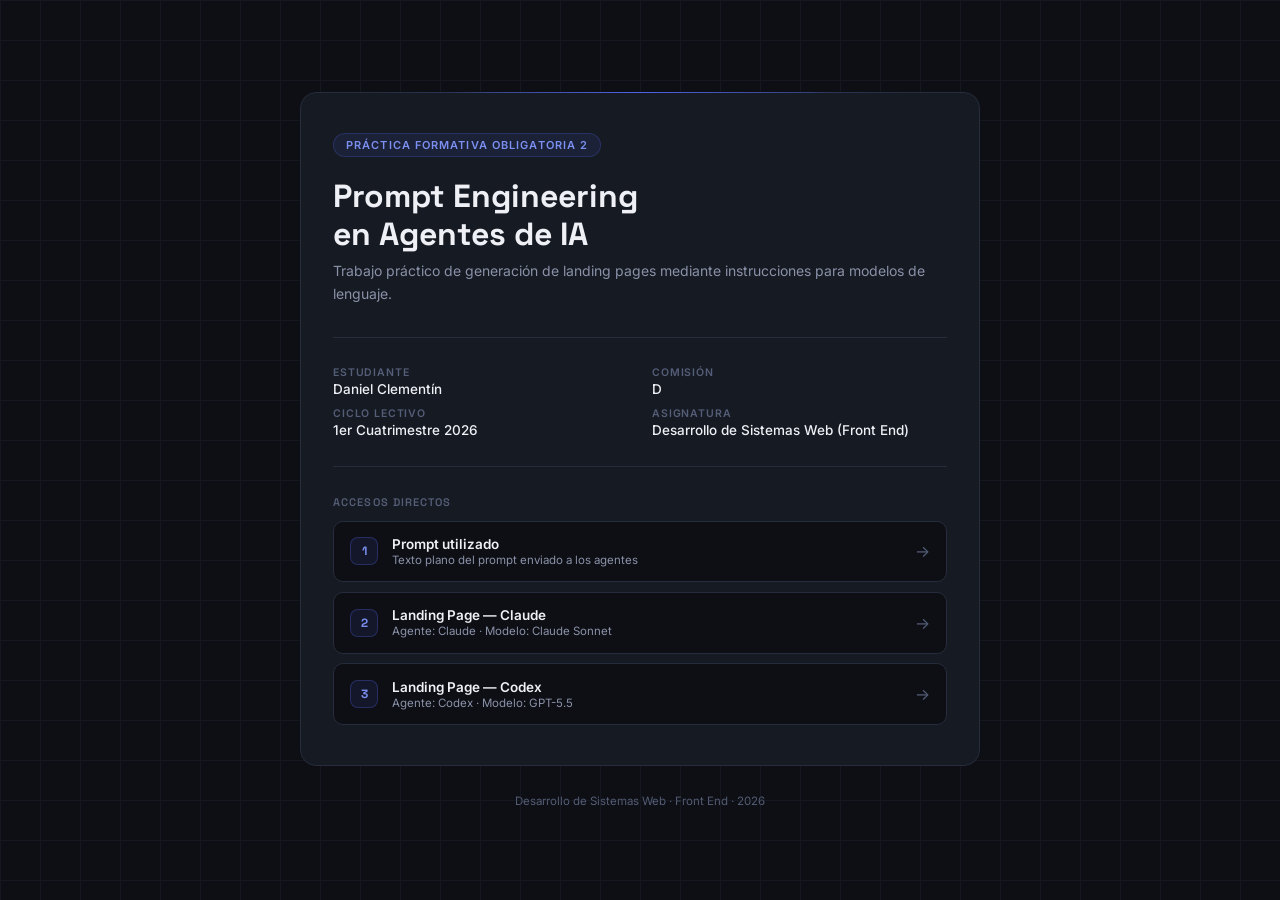
<file: index.html>
<!DOCTYPE html>
<html lang="es">
<head>
  <meta charset="UTF-8" />
  <meta name="viewport" content="width=device-width, initial-scale=1.0" />
  <title>PFO 2 — Prompt Engineering en Agentes de IA</title>
  <link rel="preconnect" href="https://fonts.googleapis.com" />
  <link href="https://fonts.googleapis.com/css2?family=Inter:wght@400;500;600&family=Space+Grotesk:wght@500;700&display=swap" rel="stylesheet" />
  <style>
    *, *::before, *::after { box-sizing: border-box; margin: 0; padding: 0; }

    :root {
      --bg: #0d0f14;
      --surface: #161a22;
      --surface-hover: #1e2330;
      --border: #252c3b;
      --border-accent: #3b4fd1;
      --text-primary: #eef0f6;
      --text-secondary: #8a91a8;
      --text-muted: #555e78;
      --accent: #4f63e8;
      --accent-light: #7b8ff0;
      --accent-glow: rgba(79, 99, 232, 0.15);
      --tag-bg: rgba(79, 99, 232, 0.1);
      --font-display: 'Space Grotesk', sans-serif;
      --font-body: 'Inter', sans-serif;
    }

    body {
      background-color: var(--bg);
      color: var(--text-primary);
      font-family: var(--font-body);
      min-height: 100vh;
      display: flex;
      flex-direction: column;
      align-items: center;
      justify-content: center;
      padding: 2.5rem 1.25rem;
    }

    /* faint grid background */
    body::before {
      content: '';
      position: fixed;
      inset: 0;
      background-image:
        linear-gradient(var(--border) 1px, transparent 1px),
        linear-gradient(90deg, var(--border) 1px, transparent 1px);
      background-size: 40px 40px;
      opacity: 0.35;
      pointer-events: none;
    }

    .card {
      position: relative;
      background: var(--surface);
      border: 1px solid var(--border);
      border-radius: 16px;
      padding: 2.5rem 2rem;
      width: 100%;
      max-width: 680px;
      z-index: 1;
    }

    /* subtle glow on top edge */
    .card::before {
      content: '';
      position: absolute;
      top: -1px; left: 10%; right: 10%;
      height: 1px;
      background: linear-gradient(90deg, transparent, var(--accent), transparent);
      border-radius: 100%;
    }

    /* ── header ── */
    .tag {
      display: inline-block;
      font-family: var(--font-body);
      font-size: 11px;
      font-weight: 600;
      letter-spacing: 0.1em;
      text-transform: uppercase;
      color: var(--accent-light);
      background: var(--tag-bg);
      border: 1px solid rgba(79, 99, 232, 0.25);
      border-radius: 99px;
      padding: 4px 12px;
      margin-bottom: 1.25rem;
    }

    h1 {
      font-family: var(--font-display);
      font-size: clamp(1.5rem, 4vw, 2rem);
      font-weight: 700;
      line-height: 1.2;
      color: var(--text-primary);
      margin-bottom: 0.4rem;
    }

    .subtitle {
      font-size: 0.875rem;
      color: var(--text-secondary);
      line-height: 1.6;
      margin-bottom: 2rem;
    }

    /* ── divider ── */
    .divider {
      height: 1px;
      background: var(--border);
      margin: 1.75rem 0;
    }

    /* ── metadata ── */
    .meta {
      display: grid;
      grid-template-columns: 1fr 1fr;
      gap: 0.6rem 1.5rem;
      margin-bottom: 0;
    }

    .meta-item {
      display: flex;
      flex-direction: column;
    }

    .meta-label {
      font-size: 10.5px;
      font-weight: 600;
      letter-spacing: 0.08em;
      text-transform: uppercase;
      color: var(--text-muted);
      margin-bottom: 2px;
    }

    .meta-value {
      font-size: 13.5px;
      font-weight: 500;
      color: var(--text-primary);
    }

    /* ── links section ── */
    .links-title {
      font-family: var(--font-display);
      font-size: 11px;
      font-weight: 600;
      letter-spacing: 0.1em;
      text-transform: uppercase;
      color: var(--text-muted);
      margin-bottom: 0.75rem;
    }

    .links-list {
      display: flex;
      flex-direction: column;
      gap: 0.6rem;
    }

    .link-item {
      display: flex;
      align-items: center;
      gap: 0.9rem;
      text-decoration: none;
      background: var(--bg);
      border: 1px solid var(--border);
      border-radius: 10px;
      padding: 0.9rem 1rem;
      transition: border-color 0.2s, background 0.2s, transform 0.15s;
    }

    .link-item:hover {
      border-color: var(--border-accent);
      background: var(--surface-hover);
      transform: translateX(3px);
    }

    .link-num {
      flex-shrink: 0;
      width: 28px;
      height: 28px;
      border-radius: 8px;
      background: var(--tag-bg);
      border: 1px solid rgba(79, 99, 232, 0.3);
      color: var(--accent-light);
      font-family: var(--font-display);
      font-size: 12px;
      font-weight: 700;
      display: flex;
      align-items: center;
      justify-content: center;
    }

    .link-body {
      flex: 1;
      min-width: 0;
    }

    .link-label {
      font-size: 13.5px;
      font-weight: 600;
      color: var(--text-primary);
      white-space: nowrap;
      overflow: hidden;
      text-overflow: ellipsis;
    }

    .link-sub {
      font-size: 11.5px;
      color: var(--text-secondary);
      margin-top: 1px;
    }

    .link-arrow {
      flex-shrink: 0;
      color: var(--text-muted);
      font-size: 16px;
      transition: color 0.2s, transform 0.2s;
    }

    .link-item:hover .link-arrow {
      color: var(--accent-light);
      transform: translateX(2px);
    }

    /* ── footer note ── */
    .footer-note {
      text-align: center;
      font-size: 11.5px;
      color: var(--text-muted);
      margin-top: 1.75rem;
    }

    @media (max-width: 480px) {
      .meta { grid-template-columns: 1fr; }
      .card { padding: 1.75rem 1.25rem; }
    }
  </style>
</head>
<body>
  <main class="card">

    <span class="tag">Práctica Formativa Obligatoria 2</span>
    <h1>Prompt Engineering<br>en Agentes de IA</h1>
    <p class="subtitle">Trabajo práctico de generación de landing pages mediante instrucciones para modelos de lenguaje.</p>

    <div class="divider"></div>

    <div class="meta">
      <div class="meta-item">
        <span class="meta-label">Estudiante</span>
        <span class="meta-value">Daniel Clementín</span>
      </div>
      <div class="meta-item">
        <span class="meta-label">Comisión</span>
        <span class="meta-value">D</span>
      </div>
      <div class="meta-item">
        <span class="meta-label">Ciclo lectivo</span>
        <span class="meta-value">1er Cuatrimestre 2026</span>
      </div>
      <div class="meta-item">
        <span class="meta-label">Asignatura</span>
        <span class="meta-value">Desarrollo de Sistemas Web (Front End)</span>
      </div>
    </div>

    <div class="divider"></div>

    <p class="links-title">Accesos directos</p>
    <nav class="links-list" aria-label="Accesos directos del proyecto">

      <a class="link-item" href="prompt.txt" target="_blank" rel="noopener">
        <div class="link-num">1</div>
        <div class="link-body">
          <div class="link-label">Prompt utilizado</div>
          <div class="link-sub">Texto plano del prompt enviado a los agentes</div>
        </div>
        <span class="link-arrow" aria-hidden="true">→</span>
      </a>

      <a class="link-item" href="Claude/index.html" target="_blank" rel="noopener">
        <div class="link-num">2</div>
        <div class="link-body">
          <div class="link-label">Landing Page — Claude</div>
          <div class="link-sub">Agente: Claude · Modelo: Claude Sonnet</div>
        </div>
        <span class="link-arrow" aria-hidden="true">→</span>
      </a>

      <a class="link-item" href="Codex/index.html" target="_blank" rel="noopener">
        <div class="link-num">3</div>
        <div class="link-body">
          <div class="link-label">Landing Page — Codex</div>
          <div class="link-sub">Agente: Codex · Modelo: GPT-5.5</div>
        </div>
        <span class="link-arrow" aria-hidden="true">→</span>
      </a>

    </nav>

  </main>

  <p class="footer-note">Desarrollo de Sistemas Web · Front End · 2026</p>
</body>
</html>
</file>
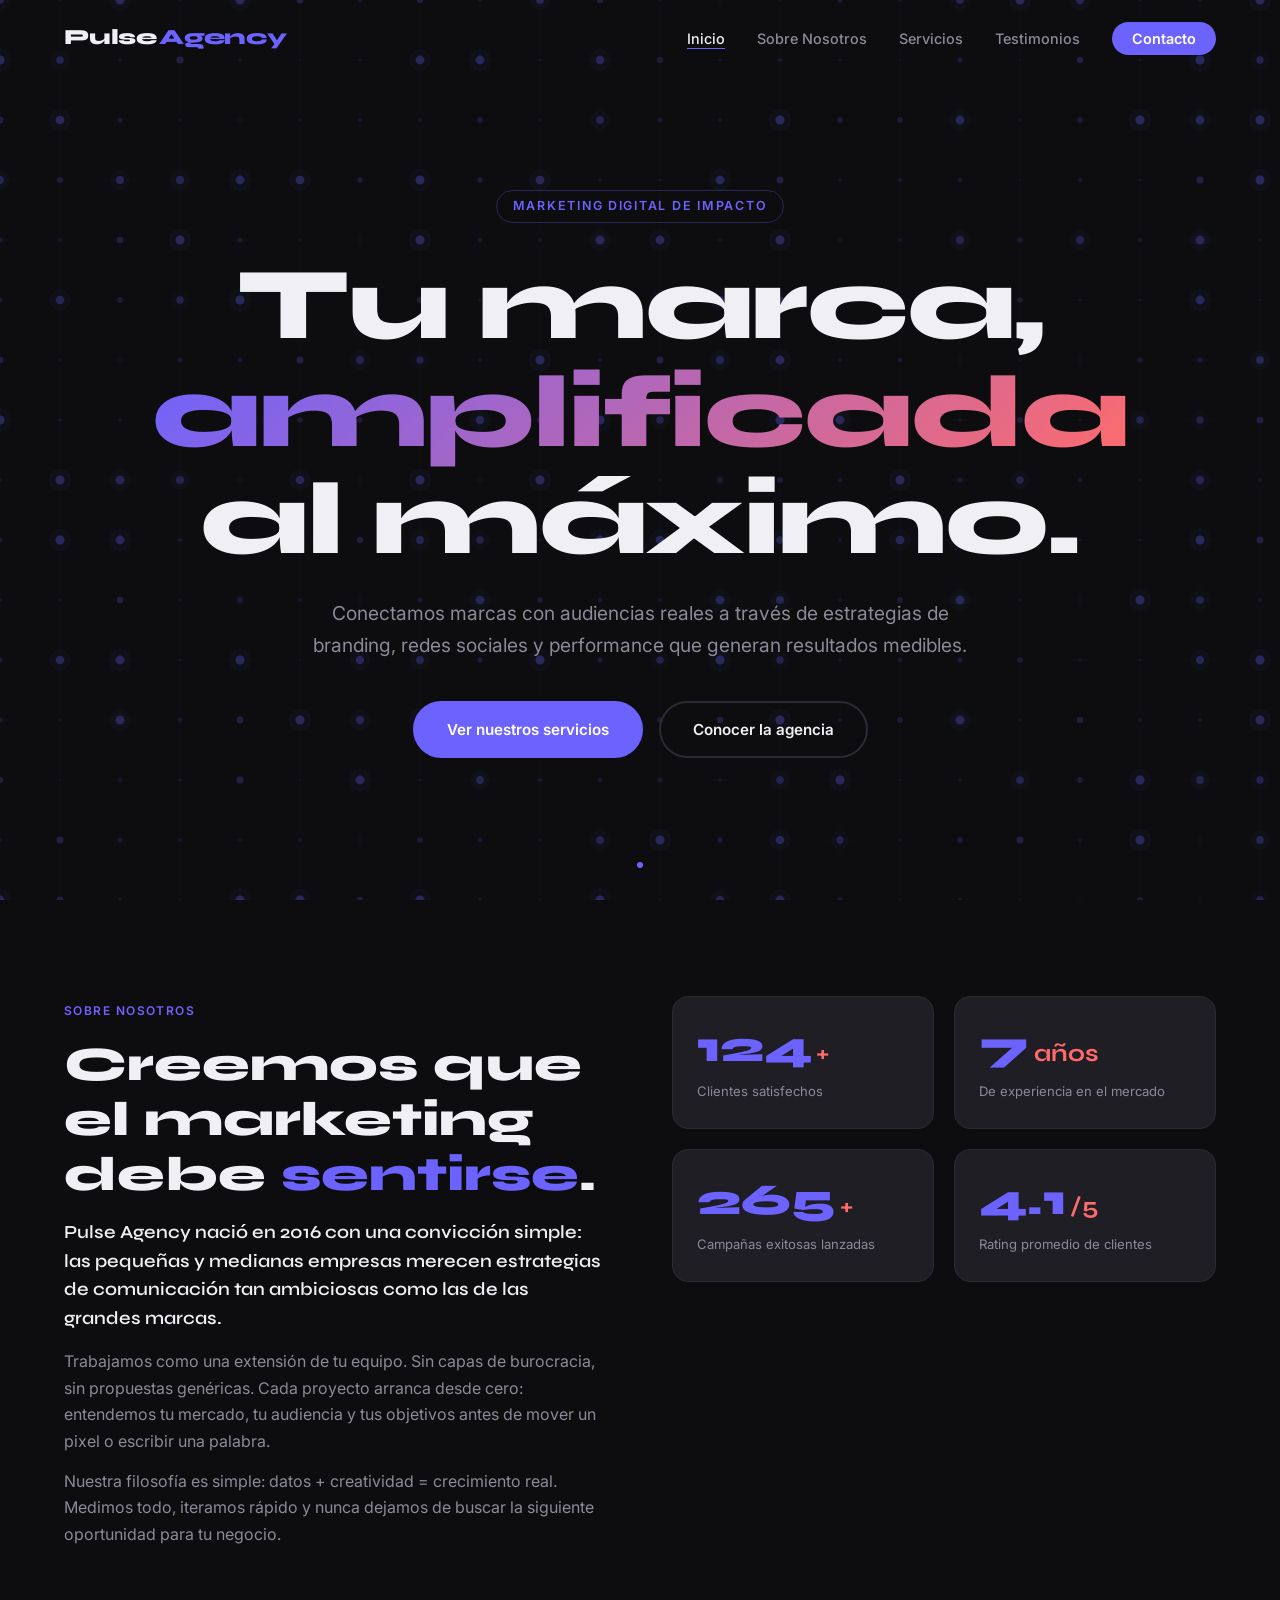
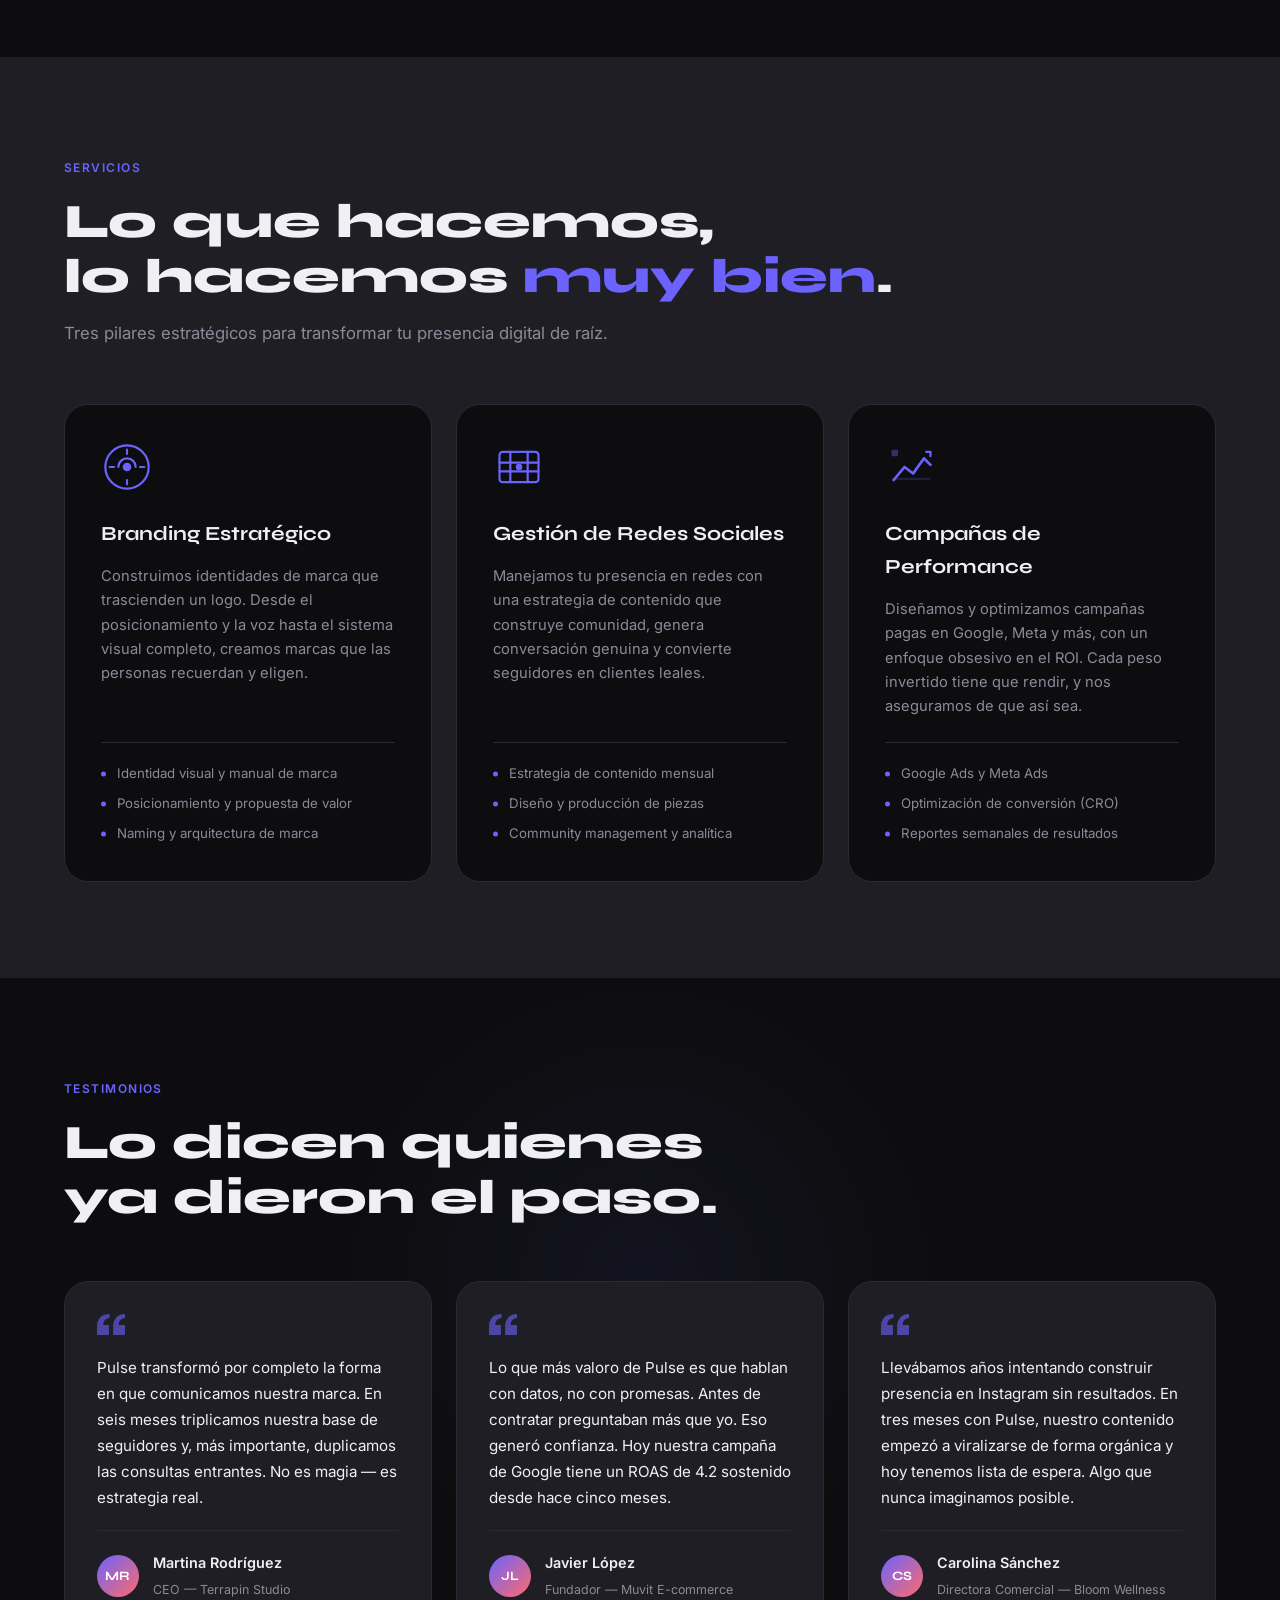
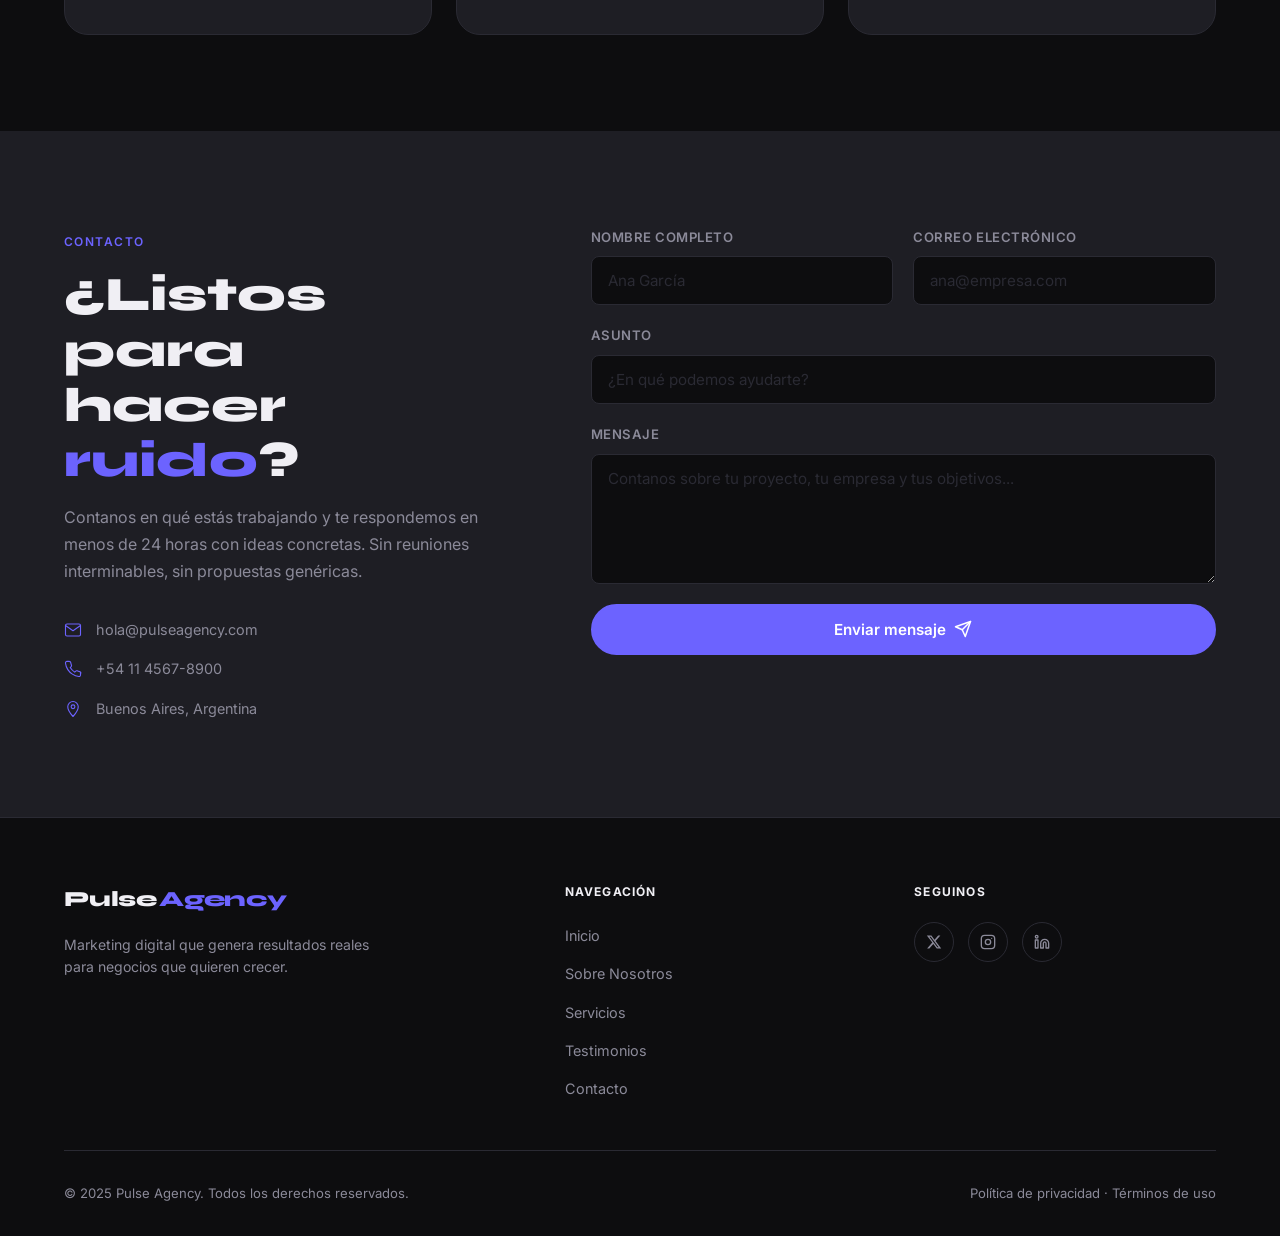
<file: Claude/index.html>
<!DOCTYPE html>
<html lang="es">
<head>
  <meta charset="UTF-8" />
  <meta name="viewport" content="width=device-width, initial-scale=1.0" />
  <title>Pulse Agency — Marketing Digital que Transforma</title>
  <link rel="preconnect" href="https://fonts.googleapis.com" />
  <link rel="preconnect" href="https://fonts.gstatic.com" crossorigin />
  <link href="https://fonts.googleapis.com/css2?family=Syne:wght@400;600;700;800&family=Inter:wght@300;400;500;600&display=swap" rel="stylesheet" />
  <link rel="stylesheet" href="styles.css" />
</head>
<body>

  <!-- ===================== HEADER / NAV ===================== -->
  <header class="header" id="header">
    <nav class="nav container">
      <a href="#inicio" class="nav__logo">
        <span class="logo__pulse">Pulse</span><span class="logo__agency">Agency</span>
      </a>
      <ul class="nav__menu" id="navMenu">
        <li><a href="#inicio" class="nav__link">Inicio</a></li>
        <li><a href="#nosotros" class="nav__link">Sobre Nosotros</a></li>
        <li><a href="#servicios" class="nav__link">Servicios</a></li>
        <li><a href="#testimonios" class="nav__link">Testimonios</a></li>
        <li><a href="#contacto" class="nav__link nav__link--cta">Contacto</a></li>
      </ul>
      <button class="nav__hamburger" id="hamburger" aria-label="Abrir menú" aria-expanded="false">
        <span class="hamburger__bar"></span>
        <span class="hamburger__bar"></span>
        <span class="hamburger__bar"></span>
      </button>
    </nav>
  </header>

  <main>

    <!-- ===================== HERO ===================== -->
    <section class="hero" id="inicio">
      <canvas class="hero__canvas" id="pulseCanvas"></canvas>
      <div class="hero__content container">
        <span class="hero__eyebrow">Marketing Digital de Impacto</span>
        <h1 class="hero__title">
          Tu marca,<br />
          <em class="hero__title--accent">amplificada</em><br />
          al máximo.
        </h1>
        <p class="hero__subtitle">
          Conectamos marcas con audiencias reales a través de estrategias de branding, redes sociales y performance que generan resultados medibles.
        </p>
        <div class="hero__actions">
          <a href="#servicios" class="btn btn--primary">Ver nuestros servicios</a>
          <a href="#nosotros" class="btn btn--ghost">Conocer la agencia</a>
        </div>
      </div>
      <div class="hero__scroll-indicator">
        <span class="scroll-dot"></span>
      </div>
    </section>

    <!-- ===================== SOBRE NOSOTROS ===================== -->
    <section class="about" id="nosotros">
      <div class="container">
        <div class="about__grid">
          <div class="about__text reveal">
            <span class="section__label">Sobre Nosotros</span>
            <h2 class="section__title">Creemos que el marketing<br />debe <em>sentirse</em>.</h2>
            <p class="about__lead">
              Pulse Agency nació en 2016 con una convicción simple: las pequeñas y medianas empresas merecen estrategias de comunicación tan ambiciosas como las de las grandes marcas.
            </p>
            <p class="about__body">
              Trabajamos como una extensión de tu equipo. Sin capas de burocracia, sin propuestas genéricas. Cada proyecto arranca desde cero: entendemos tu mercado, tu audiencia y tus objetivos antes de mover un pixel o escribir una palabra.
            </p>
            <p class="about__body">
              Nuestra filosofía es simple: datos + creatividad = crecimiento real. Medimos todo, iteramos rápido y nunca dejamos de buscar la siguiente oportunidad para tu negocio.
            </p>
          </div>
          <div class="about__stats reveal reveal--delay">
            <div class="stat-card">
              <span class="stat-card__number" data-target="150">0</span>
              <span class="stat-card__symbol">+</span>
              <p class="stat-card__label">Clientes satisfechos</p>
            </div>
            <div class="stat-card">
              <span class="stat-card__number" data-target="8">0</span>
              <span class="stat-card__symbol"> años</span>
              <p class="stat-card__label">De experiencia en el mercado</p>
            </div>
            <div class="stat-card">
              <span class="stat-card__number" data-target="320">0</span>
              <span class="stat-card__symbol">+</span>
              <p class="stat-card__label">Campañas exitosas lanzadas</p>
            </div>
            <div class="stat-card">
              <span class="stat-card__number" data-target="4.9">0</span>
              <span class="stat-card__symbol">/5</span>
              <p class="stat-card__label">Rating promedio de clientes</p>
            </div>
          </div>
        </div>
      </div>
    </section>

    <!-- ===================== SERVICIOS ===================== -->
    <section class="services" id="servicios">
      <div class="container">
        <div class="section__header reveal">
          <span class="section__label">Servicios</span>
          <h2 class="section__title">Lo que hacemos,<br />lo hacemos <em>muy bien</em>.</h2>
          <p class="section__subtitle">Tres pilares estratégicos para transformar tu presencia digital de raíz.</p>
        </div>
        <div class="services__grid">

          <div class="service-card reveal">
            <div class="service-card__icon">
              <svg viewBox="0 0 48 48" fill="none" xmlns="http://www.w3.org/2000/svg" aria-hidden="true">
                <circle cx="24" cy="24" r="20" stroke="currentColor" stroke-width="2"/>
                <path d="M16 24C16 19.58 19.58 16 24 16C28.42 16 32 19.58 32 24" stroke="currentColor" stroke-width="2" stroke-linecap="round"/>
                <circle cx="24" cy="24" r="4" fill="currentColor"/>
                <path d="M24 8V12M24 36V40M8 24H12M36 24H40" stroke="currentColor" stroke-width="2" stroke-linecap="round"/>
              </svg>
            </div>
            <h3 class="service-card__title">Branding Estratégico</h3>
            <p class="service-card__desc">
              Construimos identidades de marca que trascienden un logo. Desde el posicionamiento y la voz hasta el sistema visual completo, creamos marcas que las personas recuerdan y eligen.
            </p>
            <ul class="service-card__list">
              <li>Identidad visual y manual de marca</li>
              <li>Posicionamiento y propuesta de valor</li>
              <li>Naming y arquitectura de marca</li>
            </ul>
          </div>

          <div class="service-card reveal reveal--delay">
            <div class="service-card__icon">
              <svg viewBox="0 0 48 48" fill="none" xmlns="http://www.w3.org/2000/svg" aria-hidden="true">
                <rect x="6" y="10" width="36" height="28" rx="3" stroke="currentColor" stroke-width="2"/>
                <path d="M16 10V38M32 10V38" stroke="currentColor" stroke-width="2" stroke-linecap="round"/>
                <path d="M6 20H42M6 28H42" stroke="currentColor" stroke-width="2" stroke-linecap="round"/>
                <circle cx="24" cy="24" r="3" fill="currentColor"/>
              </svg>
            </div>
            <h3 class="service-card__title">Gestión de Redes Sociales</h3>
            <p class="service-card__desc">
              Manejamos tu presencia en redes con una estrategia de contenido que construye comunidad, genera conversación genuina y convierte seguidores en clientes leales.
            </p>
            <ul class="service-card__list">
              <li>Estrategia de contenido mensual</li>
              <li>Diseño y producción de piezas</li>
              <li>Community management y analítica</li>
            </ul>
          </div>

          <div class="service-card reveal reveal--delay-2">
            <div class="service-card__icon">
              <svg viewBox="0 0 48 48" fill="none" xmlns="http://www.w3.org/2000/svg" aria-hidden="true">
                <path d="M8 36L18 24L26 30L36 16L42 22" stroke="currentColor" stroke-width="2.5" stroke-linecap="round" stroke-linejoin="round"/>
                <path d="M38 10H42V14" stroke="currentColor" stroke-width="2" stroke-linecap="round" stroke-linejoin="round"/>
                <rect x="6" y="8" width="6" height="6" rx="1" fill="currentColor" opacity="0.4"/>
                <rect x="6" y="34" width="36" height="2" rx="1" fill="currentColor" opacity="0.2"/>
              </svg>
            </div>
            <h3 class="service-card__title">Campañas de Performance</h3>
            <p class="service-card__desc">
              Diseñamos y optimizamos campañas pagas en Google, Meta y más, con un enfoque obsesivo en el ROI. Cada peso invertido tiene que rendir, y nos aseguramos de que así sea.
            </p>
            <ul class="service-card__list">
              <li>Google Ads y Meta Ads</li>
              <li>Optimización de conversión (CRO)</li>
              <li>Reportes semanales de resultados</li>
            </ul>
          </div>

        </div>
      </div>
    </section>

    <!-- ===================== TESTIMONIOS ===================== -->
    <section class="testimonials" id="testimonios">
      <div class="container">
        <div class="section__header reveal">
          <span class="section__label">Testimonios</span>
          <h2 class="section__title">Lo dicen quienes<br />ya dieron el paso.</h2>
        </div>
        <div class="testimonials__grid">

          <div class="testimonial-card reveal">
            <div class="testimonial-card__quote">
              <svg viewBox="0 0 32 24" fill="none" xmlns="http://www.w3.org/2000/svg" aria-hidden="true">
                <path d="M0 24V14.4C0 10.08 1.28 6.56 3.84 3.84C6.4 1.12 9.92 0 14.4 0V4.8C12.16 4.8 10.4 5.52 9.12 6.96C7.84 8.4 7.2 10.24 7.2 12.48H13.6V24H0ZM18.4 24V14.4C18.4 10.08 19.68 6.56 22.24 3.84C24.8 1.12 28.32 0 32 0V4.8C29.76 4.8 28 5.52 26.72 6.96C25.44 8.4 24.8 10.24 24.8 12.48H32V24H18.4Z" fill="currentColor"/>
              </svg>
            </div>
            <p class="testimonial-card__text">
              Pulse transformó por completo la forma en que comunicamos nuestra marca. En seis meses triplicamos nuestra base de seguidores y, más importante, duplicamos las consultas entrantes. No es magia — es estrategia real.
            </p>
            <div class="testimonial-card__author">
              <div class="author__avatar" aria-hidden="true">MR</div>
              <div class="author__info">
                <strong class="author__name">Martina Rodríguez</strong>
                <span class="author__role">CEO — Terrapin Studio</span>
              </div>
            </div>
          </div>

          <div class="testimonial-card reveal reveal--delay">
            <div class="testimonial-card__quote">
              <svg viewBox="0 0 32 24" fill="none" xmlns="http://www.w3.org/2000/svg" aria-hidden="true">
                <path d="M0 24V14.4C0 10.08 1.28 6.56 3.84 3.84C6.4 1.12 9.92 0 14.4 0V4.8C12.16 4.8 10.4 5.52 9.12 6.96C7.84 8.4 7.2 10.24 7.2 12.48H13.6V24H0ZM18.4 24V14.4C18.4 10.08 19.68 6.56 22.24 3.84C24.8 1.12 28.32 0 32 0V4.8C29.76 4.8 28 5.52 26.72 6.96C25.44 8.4 24.8 10.24 24.8 12.48H32V24H18.4Z" fill="currentColor"/>
              </svg>
            </div>
            <p class="testimonial-card__text">
              Lo que más valoro de Pulse es que hablan con datos, no con promesas. Antes de contratar preguntaban más que yo. Eso generó confianza. Hoy nuestra campaña de Google tiene un ROAS de 4.2 sostenido desde hace cinco meses.
            </p>
            <div class="testimonial-card__author">
              <div class="author__avatar" aria-hidden="true">JL</div>
              <div class="author__info">
                <strong class="author__name">Javier López</strong>
                <span class="author__role">Fundador — Muvit E-commerce</span>
              </div>
            </div>
          </div>

          <div class="testimonial-card reveal reveal--delay-2">
            <div class="testimonial-card__quote">
              <svg viewBox="0 0 32 24" fill="none" xmlns="http://www.w3.org/2000/svg" aria-hidden="true">
                <path d="M0 24V14.4C0 10.08 1.28 6.56 3.84 3.84C6.4 1.12 9.92 0 14.4 0V4.8C12.16 4.8 10.4 5.52 9.12 6.96C7.84 8.4 7.2 10.24 7.2 12.48H13.6V24H0ZM18.4 24V14.4C18.4 10.08 19.68 6.56 22.24 3.84C24.8 1.12 28.32 0 32 0V4.8C29.76 4.8 28 5.52 26.72 6.96C25.44 8.4 24.8 10.24 24.8 12.48H32V24H18.4Z" fill="currentColor"/>
              </svg>
            </div>
            <p class="testimonial-card__text">
              Llevábamos años intentando construir presencia en Instagram sin resultados. En tres meses con Pulse, nuestro contenido empezó a viralizarse de forma orgánica y hoy tenemos lista de espera. Algo que nunca imaginamos posible.
            </p>
            <div class="testimonial-card__author">
              <div class="author__avatar" aria-hidden="true">CS</div>
              <div class="author__info">
                <strong class="author__name">Carolina Sánchez</strong>
                <span class="author__role">Directora Comercial — Bloom Wellness</span>
              </div>
            </div>
          </div>

        </div>
      </div>
    </section>

    <!-- ===================== CONTACTO ===================== -->
    <section class="contact" id="contacto">
      <div class="container">
        <div class="contact__grid">
          <div class="contact__info reveal">
            <span class="section__label">Contacto</span>
            <h2 class="section__title">¿Listos para<br />hacer <em>ruido</em>?</h2>
            <p class="contact__body">
              Contanos en qué estás trabajando y te respondemos en menos de 24 horas con ideas concretas. Sin reuniones interminables, sin propuestas genéricas.
            </p>
            <div class="contact__details">
              <div class="contact__detail">
                <svg viewBox="0 0 24 24" fill="none" xmlns="http://www.w3.org/2000/svg" aria-hidden="true">
                  <path d="M20 4H4C2.9 4 2 4.9 2 6V18C2 19.1 2.9 20 4 20H20C21.1 20 22 19.1 22 18V6C22 4.9 21.1 4 20 4Z" stroke="currentColor" stroke-width="1.5" stroke-linecap="round" stroke-linejoin="round"/>
                  <path d="M22 6L12 13L2 6" stroke="currentColor" stroke-width="1.5" stroke-linecap="round" stroke-linejoin="round"/>
                </svg>
                <span>hola@pulseagency.com</span>
              </div>
              <div class="contact__detail">
                <svg viewBox="0 0 24 24" fill="none" xmlns="http://www.w3.org/2000/svg" aria-hidden="true">
                  <path d="M22 16.92V19.92C22.0011 20.4853 21.7677 21.0268 21.3584 21.4151C20.9492 21.8034 20.3996 22.0069 19.836 21.98C16.7429 21.6316 13.7672 20.5499 11.155 18.82C8.72668 17.2407 6.67255 15.1866 5.093 12.758C3.358 10.136 2.27578 7.14823 1.933 4.04C1.90605 3.47832 2.10884 2.92985 2.49616 2.52069C2.88348 2.11152 3.42297 1.87781 3.987 1.88H6.987C7.98 1.8752 8.82668 2.56667 8.987 3.548C9.17527 4.71219 9.50009 5.84957 9.955 6.934C10.2229 7.59842 10.055 8.35249 9.533 8.844L8.263 10.114C9.73086 12.6309 11.7949 14.695 14.312 16.163L15.582 14.893C16.0739 14.371 16.828 14.2031 17.492 14.471C18.5768 14.9258 19.7143 15.2504 20.879 15.438C21.8715 15.6006 22.5696 16.4638 22.564 17.47L22 16.92Z" stroke="currentColor" stroke-width="1.5" stroke-linecap="round" stroke-linejoin="round"/>
                </svg>
                <span>+54 11 4567-8900</span>
              </div>
              <div class="contact__detail">
                <svg viewBox="0 0 24 24" fill="none" xmlns="http://www.w3.org/2000/svg" aria-hidden="true">
                  <path d="M12 2C8.13 2 5 5.13 5 9C5 14.25 12 22 12 22C12 22 19 14.25 19 9C19 5.13 15.87 2 12 2ZM12 11.5C10.62 11.5 9.5 10.38 9.5 9C9.5 7.62 10.62 6.5 12 6.5C13.38 6.5 14.5 7.62 14.5 9C14.5 10.38 13.38 11.5 12 11.5Z" stroke="currentColor" stroke-width="1.5" stroke-linecap="round" stroke-linejoin="round"/>
                </svg>
                <span>Buenos Aires, Argentina</span>
              </div>
            </div>
          </div>
          <div class="contact__form-wrapper reveal reveal--delay">
            <form class="contact__form" id="contactForm" novalidate>
              <div class="form__row">
                <div class="form__group">
                  <label for="name" class="form__label">Nombre completo</label>
                  <input type="text" id="name" name="name" class="form__input" placeholder="Ana García" required />
                </div>
                <div class="form__group">
                  <label for="email" class="form__label">Correo electrónico</label>
                  <input type="email" id="email" name="email" class="form__input" placeholder="ana@empresa.com" required />
                </div>
              </div>
              <div class="form__group">
                <label for="subject" class="form__label">Asunto</label>
                <input type="text" id="subject" name="subject" class="form__input" placeholder="¿En qué podemos ayudarte?" required />
              </div>
              <div class="form__group">
                <label for="message" class="form__label">Mensaje</label>
                <textarea id="message" name="message" class="form__textarea" rows="5" placeholder="Contanos sobre tu proyecto, tu empresa y tus objetivos..." required></textarea>
              </div>
              <button type="submit" class="btn btn--primary btn--full">
                <span class="btn__text">Enviar mensaje</span>
                <svg class="btn__icon" viewBox="0 0 24 24" fill="none" xmlns="http://www.w3.org/2000/svg" aria-hidden="true">
                  <path d="M22 2L11 13" stroke="currentColor" stroke-width="2" stroke-linecap="round" stroke-linejoin="round"/>
                  <path d="M22 2L15 22L11 13L2 9L22 2Z" stroke="currentColor" stroke-width="2" stroke-linecap="round" stroke-linejoin="round"/>
                </svg>
              </button>
              <p class="form__success" id="formSuccess" role="status" aria-live="polite">¡Mensaje enviado! Te contactamos pronto.</p>
            </form>
          </div>
        </div>
      </div>
    </section>

  </main>

  <!-- ===================== FOOTER ===================== -->
  <footer class="footer">
    <div class="container">
      <div class="footer__grid">
        <div class="footer__brand">
          <a href="#inicio" class="nav__logo">
            <span class="logo__pulse">Pulse</span><span class="logo__agency">Agency</span>
          </a>
          <p class="footer__tagline">Marketing digital que genera resultados reales para negocios que quieren crecer.</p>
        </div>
        <div class="footer__nav">
          <span class="footer__nav-title">Navegación</span>
          <ul>
            <li><a href="#inicio">Inicio</a></li>
            <li><a href="#nosotros">Sobre Nosotros</a></li>
            <li><a href="#servicios">Servicios</a></li>
            <li><a href="#testimonios">Testimonios</a></li>
            <li><a href="#contacto">Contacto</a></li>
          </ul>
        </div>
        <div class="footer__social">
          <span class="footer__nav-title">Seguinos</span>
          <div class="social__links">
            <a href="#" class="social__link" aria-label="Twitter / X de Pulse Agency">
              <svg viewBox="0 0 24 24" fill="currentColor" xmlns="http://www.w3.org/2000/svg">
                <path d="M18.244 2.25h3.308l-7.227 8.26 8.502 11.24H16.17l-5.214-6.817L4.99 21.75H1.68l7.73-8.835L1.254 2.25H8.08l4.713 6.231zm-1.161 17.52h1.833L7.084 4.126H5.117z"/>
              </svg>
            </a>
            <a href="#" class="social__link" aria-label="Instagram de Pulse Agency">
              <svg viewBox="0 0 24 24" fill="none" xmlns="http://www.w3.org/2000/svg">
                <rect x="2" y="2" width="20" height="20" rx="5" stroke="currentColor" stroke-width="2"/>
                <circle cx="12" cy="12" r="4" stroke="currentColor" stroke-width="2"/>
                <circle cx="17.5" cy="6.5" r="1" fill="currentColor"/>
              </svg>
            </a>
            <a href="#" class="social__link" aria-label="LinkedIn de Pulse Agency">
              <svg viewBox="0 0 24 24" fill="none" xmlns="http://www.w3.org/2000/svg">
                <path d="M16 8C17.5913 8 19.1174 8.63214 20.2426 9.75736C21.3679 10.8826 22 12.4087 22 14V21H18V14C18 13.4696 17.7893 12.9609 17.4142 12.5858C17.0391 12.2107 16.5304 12 16 12C15.4696 12 14.9609 12.2107 14.5858 12.5858C14.2107 12.9609 14 13.4696 14 14V21H10V14C10 12.4087 10.6321 10.8826 11.7574 9.75736C12.8826 8.63214 14.4087 8 16 8Z" stroke="currentColor" stroke-width="2" stroke-linecap="round" stroke-linejoin="round"/>
                <rect x="2" y="9" width="4" height="12" stroke="currentColor" stroke-width="2" stroke-linecap="round" stroke-linejoin="round"/>
                <circle cx="4" cy="4" r="2" stroke="currentColor" stroke-width="2"/>
              </svg>
            </a>
          </div>
        </div>
      </div>
      <div class="footer__bottom">
        <p class="footer__copy">© 2025 Pulse Agency. Todos los derechos reservados.</p>
        <p class="footer__legal"><a href="#">Política de privacidad</a> · <a href="#">Términos de uso</a></p>
      </div>
    </div>
  </footer>

  <script src="script.js"></script>
</body>
</html>
</file>
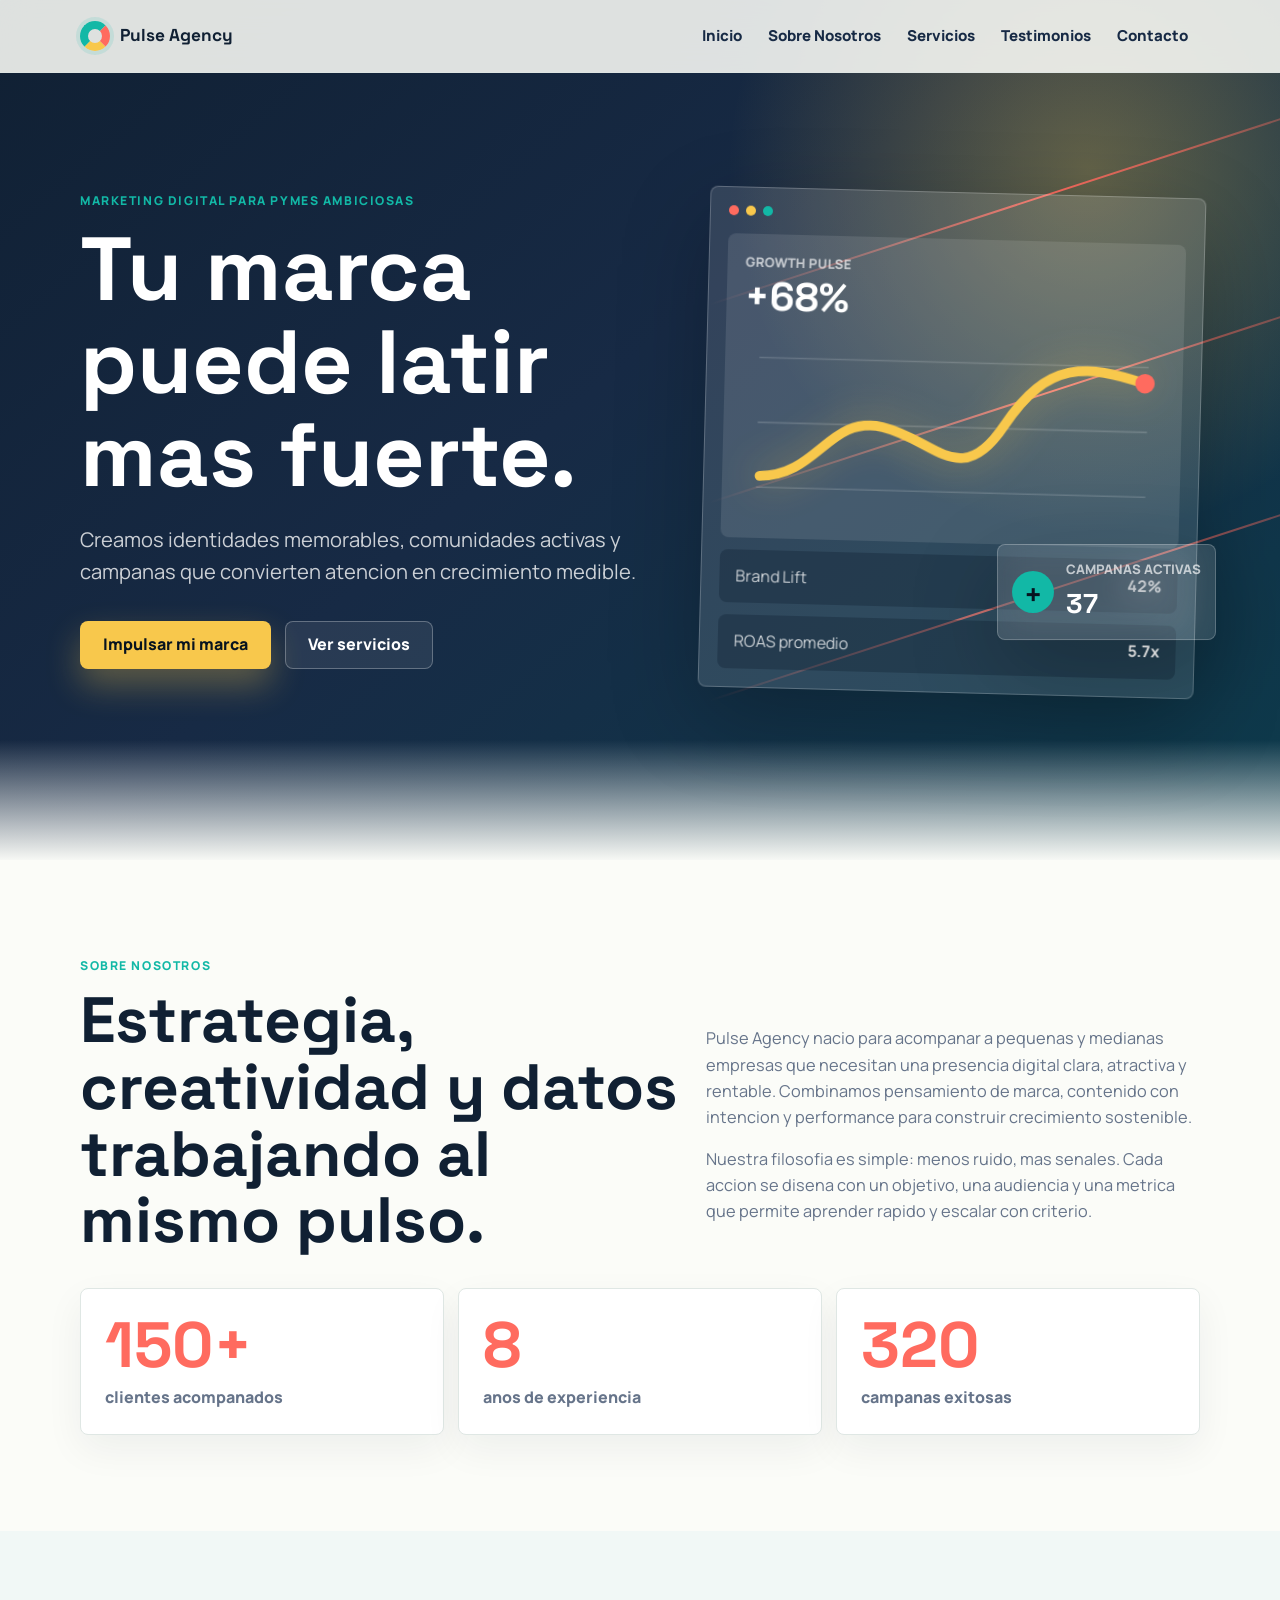
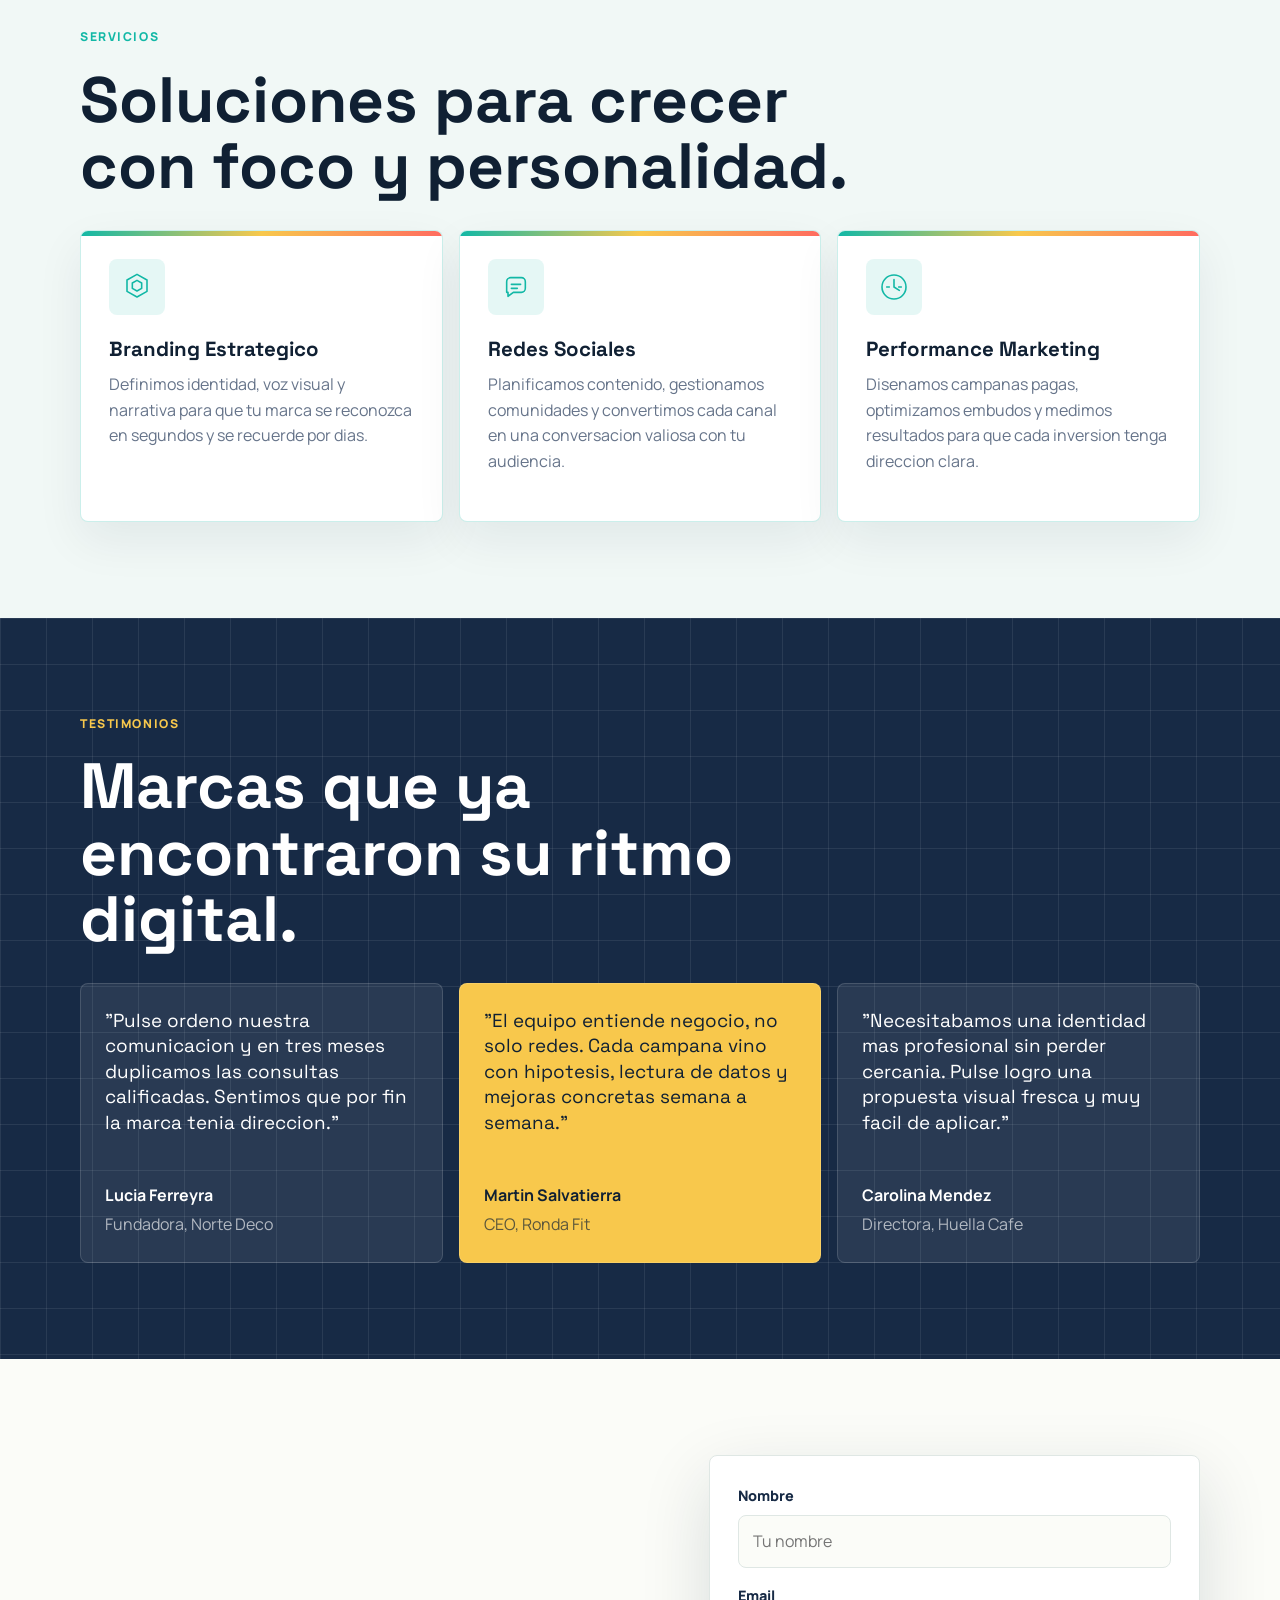
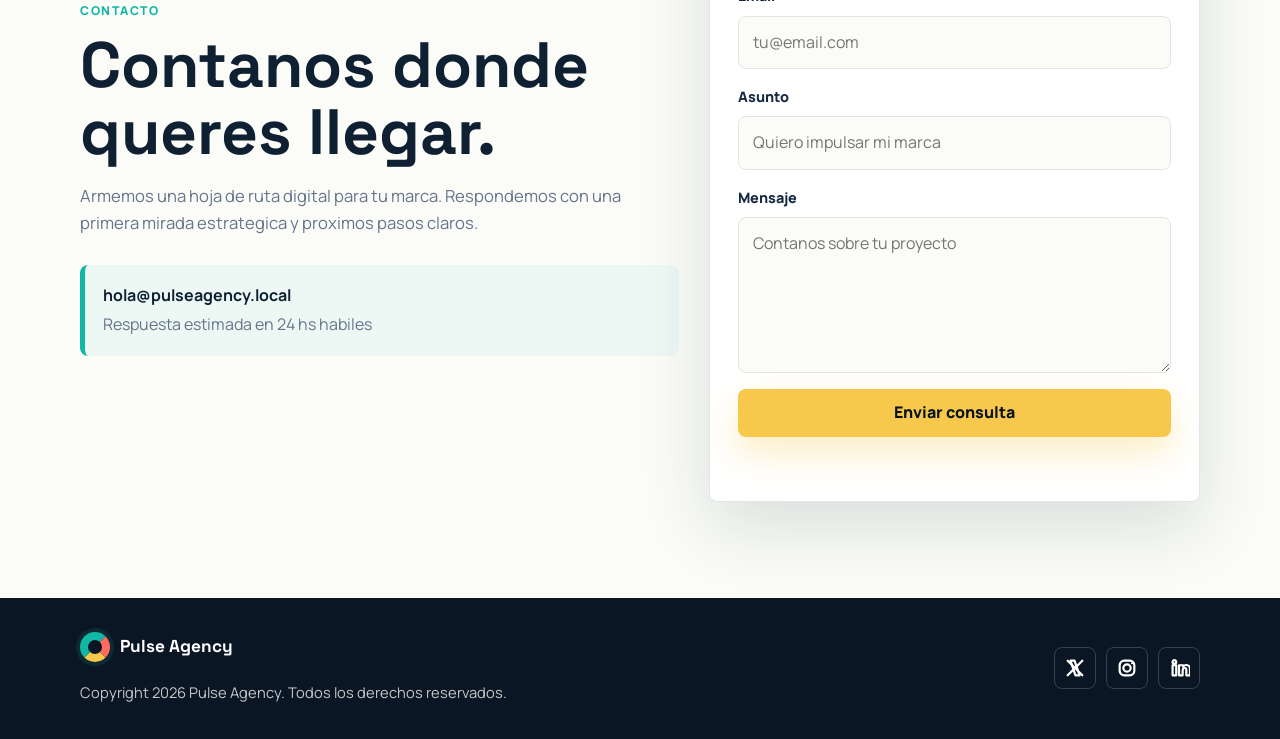
<file: Codex/index.html>
<!DOCTYPE html>
<html lang="es">
<head>
  <meta charset="UTF-8">
  <meta name="viewport" content="width=device-width, initial-scale=1.0">
  <meta name="description" content="Pulse Agency impulsa marcas con branding, redes sociales y campanas de performance para pymes que quieren crecer en digital.">
  <title>Pulse Agency | Marketing digital con ritmo propio</title>
  <link rel="preconnect" href="https://fonts.googleapis.com">
  <link rel="preconnect" href="https://fonts.gstatic.com" crossorigin>
  <link href="https://fonts.googleapis.com/css2?family=Manrope:wght@400;500;600;700;800&family=Space+Grotesk:wght@500;600;700&display=swap" rel="stylesheet">
  <link rel="stylesheet" href="styles.css">
</head>
<body>
  <!-- Header -->
  <header class="site-header" id="top">
    <nav class="navbar" aria-label="Navegacion principal">
      <a class="brand" href="#inicio" aria-label="Pulse Agency - Inicio">
        <span class="brand-mark" aria-hidden="true"></span>
        <span>Pulse Agency</span>
      </a>

      <button class="menu-toggle" type="button" aria-expanded="false" aria-controls="primary-menu" aria-label="Abrir menu">
        <span></span>
        <span></span>
        <span></span>
      </button>

      <ul class="nav-menu" id="primary-menu">
        <li><a href="#inicio">Inicio</a></li>
        <li><a href="#sobre-nosotros">Sobre Nosotros</a></li>
        <li><a href="#servicios">Servicios</a></li>
        <li><a href="#testimonios">Testimonios</a></li>
        <li><a href="#contacto">Contacto</a></li>
      </ul>
    </nav>
  </header>

  <main>
    <!-- Hero Section -->
    <section class="hero section" id="inicio" aria-labelledby="hero-title">
      <div class="hero-background" aria-hidden="true">
        <span class="pulse-line line-one"></span>
        <span class="pulse-line line-two"></span>
        <span class="pulse-line line-three"></span>
      </div>

      <div class="section-shell hero-grid">
        <div class="hero-copy">
          <p class="eyebrow">Marketing digital para pymes ambiciosas</p>
          <h1 id="hero-title">Tu marca puede latir mas fuerte.</h1>
          <p class="hero-subtitle">Creamos identidades memorables, comunidades activas y campanas que convierten atencion en crecimiento medible.</p>
          <div class="hero-actions">
            <a class="button button-primary" href="#contacto">Impulsar mi marca</a>
            <a class="button button-secondary" href="#servicios">Ver servicios</a>
          </div>
        </div>

        <div class="hero-visual" aria-label="Panel visual de resultados digitales">
          <div class="visual-card visual-card-main">
            <div class="visual-card-header"><span></span><span></span><span></span></div>
            <div class="growth-panel">
              <div>
                <p>Growth Pulse</p>
                <strong>+68%</strong>
              </div>
              <svg viewBox="0 0 260 120" role="img" aria-label="Grafico ascendente">
                <path class="chart-grid" d="M10 20 H250 M10 60 H250 M10 100 H250"></path>
                <path class="chart-line" d="M12 93 C48 92, 54 54, 87 61 S136 99, 162 58 S211 19, 248 30"></path>
                <circle class="chart-dot" cx="248" cy="30" r="6"></circle>
              </svg>
            </div>
            <div class="metric-row"><span>Brand Lift</span><strong>42%</strong></div>
            <div class="metric-row"><span>ROAS promedio</span><strong>5.7x</strong></div>
          </div>

          <div class="visual-card visual-card-float">
            <span class="spark-icon" aria-hidden="true">+</span>
            <div><p>Campanas activas</p><strong>37</strong></div>
          </div>
        </div>
      </div>
    </section>

    <!-- Sobre Nosotros -->
    <section class="about section" id="sobre-nosotros" aria-labelledby="about-title">
      <div class="section-shell about-grid">
        <div>
          <p class="eyebrow">Sobre Nosotros</p>
          <h2 id="about-title">Estrategia, creatividad y datos trabajando al mismo pulso.</h2>
        </div>
        <div class="about-copy">
          <p>Pulse Agency nacio para acompanar a pequenas y medianas empresas que necesitan una presencia digital clara, atractiva y rentable. Combinamos pensamiento de marca, contenido con intencion y performance para construir crecimiento sostenible.</p>
          <p>Nuestra filosofia es simple: menos ruido, mas senales. Cada accion se disena con un objetivo, una audiencia y una metrica que permite aprender rapido y escalar con criterio.</p>
        </div>
      </div>

      <div class="section-shell stats-grid" aria-label="Datos destacados">
        <article class="stat-card"><strong>150+</strong><span>clientes acompanados</span></article>
        <article class="stat-card"><strong>8</strong><span>anos de experiencia</span></article>
        <article class="stat-card"><strong>320</strong><span>campanas exitosas</span></article>
      </div>
    </section>

    <!-- Servicios -->
    <section class="services section" id="servicios" aria-labelledby="services-title">
      <div class="section-shell section-heading">
        <p class="eyebrow">Servicios</p>
        <h2 id="services-title">Soluciones para crecer con foco y personalidad.</h2>
      </div>

      <div class="section-shell services-grid">
        <article class="service-card">
          <div class="service-icon" aria-hidden="true"><svg viewBox="0 0 48 48" focusable="false"><path d="M24 5 39 13.5v17L24 39 9 30.5v-17L24 5Z"></path><path d="M24 14 31 18v8l-7 4-7-4v-8l7-4Z"></path></svg></div>
          <h3>Branding Estrategico</h3>
          <p>Definimos identidad, voz visual y narrativa para que tu marca se reconozca en segundos y se recuerde por dias.</p>
        </article>

        <article class="service-card">
          <div class="service-icon" aria-hidden="true"><svg viewBox="0 0 48 48" focusable="false"><path d="M10 16a6 6 0 0 1 6-6h16a6 6 0 0 1 6 6v10a6 6 0 0 1-6 6H20l-8 6v-6h-2V16Z"></path><path d="M17 20h14M17 26h9"></path></svg></div>
          <h3>Redes Sociales</h3>
          <p>Planificamos contenido, gestionamos comunidades y convertimos cada canal en una conversacion valiosa con tu audiencia.</p>
        </article>

        <article class="service-card">
          <div class="service-icon" aria-hidden="true"><svg viewBox="0 0 48 48" focusable="false"><path d="M24 42c9.941 0 18-8.059 18-18S33.941 6 24 6 6 14.059 6 24s8.059 18 18 18Z"></path><path d="M24 13v11l8 5"></path><path d="M13 24h4M31 24h4"></path></svg></div>
          <h3>Performance Marketing</h3>
          <p>Disenamos campanas pagas, optimizamos embudos y medimos resultados para que cada inversion tenga direccion clara.</p>
        </article>
      </div>
    </section>

    <!-- Testimonios -->
    <section class="testimonials section" id="testimonios" aria-labelledby="testimonials-title">
      <div class="section-shell section-heading">
        <p class="eyebrow">Testimonios</p>
        <h2 id="testimonials-title">Marcas que ya encontraron su ritmo digital.</h2>
      </div>

      <div class="section-shell testimonial-grid">
        <article class="testimonial-card"><p>"Pulse ordeno nuestra comunicacion y en tres meses duplicamos las consultas calificadas. Sentimos que por fin la marca tenia direccion."</p><div><strong>Lucia Ferreyra</strong><span>Fundadora, Norte Deco</span></div></article>
        <article class="testimonial-card featured"><p>"El equipo entiende negocio, no solo redes. Cada campana vino con hipotesis, lectura de datos y mejoras concretas semana a semana."</p><div><strong>Martin Salvatierra</strong><span>CEO, Ronda Fit</span></div></article>
        <article class="testimonial-card"><p>"Necesitabamos una identidad mas profesional sin perder cercania. Pulse logro una propuesta visual fresca y muy facil de aplicar."</p><div><strong>Carolina Mendez</strong><span>Directora, Huella Cafe</span></div></article>
      </div>
    </section>

    <!-- Formulario de contacto -->
    <section class="contact section" id="contacto" aria-labelledby="contact-title">
      <div class="section-shell contact-grid">
        <div class="contact-copy">
          <p class="eyebrow">Contacto</p>
          <h2 id="contact-title">Contanos donde queres llegar.</h2>
          <p>Armemos una hoja de ruta digital para tu marca. Respondemos con una primera mirada estrategica y proximos pasos claros.</p>
          <div class="contact-note"><strong>hola@pulseagency.local</strong><span>Respuesta estimada en 24 hs habiles</span></div>
        </div>

        <form class="contact-form" action="#" method="post">
          <div class="form-row"><label for="name">Nombre</label><input id="name" name="name" type="text" placeholder="Tu nombre" required></div>
          <div class="form-row"><label for="email">Email</label><input id="email" name="email" type="email" placeholder="tu@email.com" required></div>
          <div class="form-row"><label for="subject">Asunto</label><input id="subject" name="subject" type="text" placeholder="Quiero impulsar mi marca" required></div>
          <div class="form-row"><label for="message">Mensaje</label><textarea id="message" name="message" rows="5" placeholder="Contanos sobre tu proyecto" required></textarea></div>
          <button class="button button-primary form-button" type="submit">Enviar consulta</button>
          <p class="form-status" aria-live="polite"></p>
        </form>
      </div>
    </section>
  </main>

  <!-- Footer -->
  <footer class="footer">
    <div class="section-shell footer-grid">
      <div>
        <a class="brand footer-brand" href="#inicio" aria-label="Pulse Agency - Inicio"><span class="brand-mark" aria-hidden="true"></span><span>Pulse Agency</span></a>
        <p>Copyright 2026 Pulse Agency. Todos los derechos reservados.</p>
      </div>

      <div class="social-links" aria-label="Redes sociales">
        <a href="#" aria-label="Twitter X"><svg viewBox="0 0 24 24" aria-hidden="true"><path d="M4 4l16 16M20 4 4 20"></path><path d="M7 4h4.5L17 20h-4.5L7 4Z"></path></svg></a>
        <a href="#" aria-label="Instagram"><svg viewBox="0 0 24 24" aria-hidden="true"><rect x="4" y="4" width="16" height="16" rx="5"></rect><circle cx="12" cy="12" r="4"></circle><path d="M17.5 6.8h.01"></path></svg></a>
        <a href="#" aria-label="LinkedIn"><svg viewBox="0 0 24 24" aria-hidden="true"><path d="M5 9h4v11H5zM5 5.5a2 2 0 1 0 4 0 2 2 0 0 0-4 0Z"></path><path d="M13 9h3.6v1.6c.6-1 1.7-1.9 3.4-1.9 2.7 0 4 1.8 4 5V20h-4v-5.7c0-1.4-.5-2.3-1.8-2.3-1.4 0-2.2 1-2.2 2.5V20h-4V9Z"></path></svg></a>
      </div>
    </div>
  </footer>

  <script src="script.js"></script>
</body>
</html>
</file>
<file: Claude/styles.css>
/* ============================================================
   PULSE AGENCY — styles.css
   Paleta: #0D0D0F (bg) · #6C63FF (acento) · #FF6B6B (caliente)
           #1E1E24 (superficie) · #F0EFF4 (texto) · #8B8A99 (sutil)
   Tipografía: Syne (display) + Inter (cuerpo)
   ============================================================ */

/* ==================== RESET & BASE ==================== */
*, *::before, *::after {
  box-sizing: border-box;
  margin: 0;
  padding: 0;
}

html {
  scroll-behavior: smooth;
  font-size: 16px;
}

body {
  background-color: #0D0D0F;
  color: #F0EFF4;
  font-family: 'Inter', sans-serif;
  font-weight: 400;
  line-height: 1.65;
  overflow-x: hidden;
  -webkit-font-smoothing: antialiased;
}

img, svg {
  display: block;
  max-width: 100%;
}

a {
  color: inherit;
  text-decoration: none;
}

ul {
  list-style: none;
}

/* ==================== CUSTOM PROPERTIES ==================== */
:root {
  --color-bg:        #0D0D0F;
  --color-surface:   #1E1E24;
  --color-border:    #2A2A33;
  --color-accent:    #6C63FF;
  --color-accent-lt: #8A84FF;
  --color-hot:       #FF6B6B;
  --color-text:      #F0EFF4;
  --color-muted:     #8B8A99;
  --color-label:     #6C63FF;

  --font-display: 'Syne', sans-serif;
  --font-body:    'Inter', sans-serif;

  --radius-sm: 8px;
  --radius-md: 16px;
  --radius-lg: 24px;

  --transition: 0.3s cubic-bezier(0.4, 0, 0.2, 1);

  --max-width: 1200px;
  --section-py: 6rem;
}

/* ==================== CONTAINER ==================== */
.container {
  width: 90%;
  max-width: var(--max-width);
  margin-inline: auto;
}

/* ==================== TYPOGRAPHY ==================== */
.section__label {
  display: inline-block;
  font-family: var(--font-body);
  font-size: 0.75rem;
  font-weight: 600;
  letter-spacing: 0.12em;
  text-transform: uppercase;
  color: var(--color-accent);
  margin-bottom: 1rem;
}

.section__title {
  font-family: var(--font-display);
  font-size: clamp(2rem, 4vw, 3rem);
  font-weight: 800;
  line-height: 1.15;
  color: var(--color-text);
  margin-bottom: 1rem;
}

.section__title em {
  font-style: normal;
  color: var(--color-accent);
}

.section__subtitle {
  font-size: 1.05rem;
  color: var(--color-muted);
  max-width: 52ch;
  margin-top: 0.5rem;
}

.section__header {
  margin-bottom: 3.5rem;
}

/* ==================== BUTTONS ==================== */
.btn {
  display: inline-flex;
  align-items: center;
  gap: 0.5rem;
  padding: 0.875rem 2rem;
  border-radius: 100px;
  font-family: var(--font-body);
  font-size: 0.95rem;
  font-weight: 600;
  cursor: pointer;
  transition: transform var(--transition), box-shadow var(--transition), background var(--transition), color var(--transition);
  border: 2px solid transparent;
  text-decoration: none;
  white-space: nowrap;
}

.btn--primary {
  background: var(--color-accent);
  color: #fff;
  border-color: var(--color-accent);
}

.btn--primary:hover {
  background: var(--color-accent-lt);
  border-color: var(--color-accent-lt);
  transform: translateY(-2px);
  box-shadow: 0 8px 32px rgba(108, 99, 255, 0.4);
}

.btn--ghost {
  background: transparent;
  color: var(--color-text);
  border-color: var(--color-border);
}

.btn--ghost:hover {
  border-color: var(--color-accent);
  color: var(--color-accent);
  transform: translateY(-2px);
}

.btn--full {
  width: 100%;
  justify-content: center;
}

.btn__icon {
  width: 18px;
  height: 18px;
  flex-shrink: 0;
}

/* ==================== SCROLL REVEAL ==================== */
.reveal {
  opacity: 0;
  transform: translateY(32px);
  transition: opacity 0.7s ease, transform 0.7s ease;
}

.reveal.is-visible {
  opacity: 1;
  transform: translateY(0);
}

.reveal--delay {
  transition-delay: 0.15s;
}

.reveal--delay-2 {
  transition-delay: 0.3s;
}

/* ==================== HEADER / NAV ==================== */
.header {
  position: fixed;
  top: 0;
  left: 0;
  right: 0;
  z-index: 100;
  padding: 1.25rem 0;
  transition: background var(--transition), backdrop-filter var(--transition), padding var(--transition);
}

.header.scrolled {
  background: rgba(13, 13, 15, 0.85);
  backdrop-filter: blur(14px);
  -webkit-backdrop-filter: blur(14px);
  padding: 0.875rem 0;
  border-bottom: 1px solid var(--color-border);
}

.nav {
  display: flex;
  align-items: center;
  justify-content: space-between;
  gap: 2rem;
}

.nav__logo {
  font-family: var(--font-display);
  font-size: 1.35rem;
  font-weight: 800;
  letter-spacing: -0.01em;
  display: flex;
  align-items: baseline;
  gap: 0.1em;
  flex-shrink: 0;
}

.logo__pulse {
  color: var(--color-text);
}

.logo__agency {
  color: var(--color-accent);
}

.nav__menu {
  display: flex;
  align-items: center;
  gap: 2rem;
}

.nav__link {
  font-size: 0.9rem;
  font-weight: 500;
  color: var(--color-muted);
  transition: color var(--transition);
  position: relative;
  padding-bottom: 2px;
}

.nav__link::after {
  content: '';
  position: absolute;
  bottom: 0;
  left: 0;
  width: 0;
  height: 1px;
  background: var(--color-accent);
  transition: width var(--transition);
}

.nav__link:hover,
.nav__link.active {
  color: var(--color-text);
}

.nav__link:hover::after,
.nav__link.active::after {
  width: 100%;
}

.nav__link--cta {
  background: var(--color-accent);
  color: #fff !important;
  padding: 0.5rem 1.25rem;
  border-radius: 100px;
  font-weight: 600;
}

.nav__link--cta::after { display: none; }

.nav__link--cta:hover {
  background: var(--color-accent-lt);
  transform: translateY(-1px);
  box-shadow: 0 4px 16px rgba(108, 99, 255, 0.35);
}

/* Hamburger */
.nav__hamburger {
  display: none;
  flex-direction: column;
  justify-content: center;
  gap: 5px;
  width: 36px;
  height: 36px;
  background: none;
  border: none;
  cursor: pointer;
  padding: 4px;
  flex-shrink: 0;
}

.hamburger__bar {
  display: block;
  width: 100%;
  height: 2px;
  background: var(--color-text);
  border-radius: 2px;
  transition: transform var(--transition), opacity var(--transition), width var(--transition);
  transform-origin: center;
}

.nav__hamburger.is-open .hamburger__bar:nth-child(1) {
  transform: translateY(7px) rotate(45deg);
}

.nav__hamburger.is-open .hamburger__bar:nth-child(2) {
  opacity: 0;
  transform: scaleX(0);
}

.nav__hamburger.is-open .hamburger__bar:nth-child(3) {
  transform: translateY(-7px) rotate(-45deg);
}

/* ==================== HERO ==================== */
.hero {
  position: relative;
  min-height: 100vh;
  display: flex;
  flex-direction: column;
  align-items: center;
  justify-content: center;
  overflow: hidden;
  padding: 8rem 0 5rem;
}

.hero__canvas {
  position: absolute;
  inset: 0;
  width: 100%;
  height: 100%;
  opacity: 0.55;
}

.hero__content {
  position: relative;
  z-index: 2;
  text-align: center;
  display: flex;
  flex-direction: column;
  align-items: center;
}

.hero__eyebrow {
  display: inline-block;
  font-size: 0.78rem;
  font-weight: 600;
  letter-spacing: 0.14em;
  text-transform: uppercase;
  color: var(--color-accent);
  border: 1px solid rgba(108, 99, 255, 0.3);
  padding: 0.35rem 1rem;
  border-radius: 100px;
  margin-bottom: 1.75rem;
  animation: fadeInDown 0.8s ease both;
}

.hero__title {
  font-family: var(--font-display);
  font-size: clamp(3rem, 8vw, 6.5rem);
  font-weight: 800;
  line-height: 1.05;
  letter-spacing: -0.02em;
  color: var(--color-text);
  margin-bottom: 1.5rem;
  animation: fadeInUp 0.9s 0.1s ease both;
}

.hero__title--accent {
  font-style: normal;
  background: linear-gradient(135deg, var(--color-accent), var(--color-hot));
  -webkit-background-clip: text;
  -webkit-text-fill-color: transparent;
  background-clip: text;
}

.hero__subtitle {
  font-size: clamp(1rem, 2vw, 1.2rem);
  color: var(--color-muted);
  max-width: 55ch;
  margin-bottom: 2.5rem;
  animation: fadeInUp 0.9s 0.2s ease both;
}

.hero__actions {
  display: flex;
  gap: 1rem;
  flex-wrap: wrap;
  justify-content: center;
  animation: fadeInUp 0.9s 0.3s ease both;
}

.hero__scroll-indicator {
  position: absolute;
  bottom: 2rem;
  left: 50%;
  transform: translateX(-50%);
  z-index: 2;
}

.scroll-dot {
  display: block;
  width: 6px;
  height: 6px;
  background: var(--color-accent);
  border-radius: 50%;
  animation: scrollBounce 2s ease-in-out infinite;
}

/* ==================== ABOUT ==================== */
.about {
  padding: var(--section-py) 0;
  background: var(--color-bg);
}

.about__grid {
  display: grid;
  grid-template-columns: 1fr 1fr;
  gap: 4rem;
  align-items: start;
}

.about__lead {
  font-family: var(--font-display);
  font-size: 1.15rem;
  font-weight: 600;
  color: var(--color-text);
  line-height: 1.55;
  margin-bottom: 1rem;
}

.about__body {
  color: var(--color-muted);
  margin-bottom: 0.875rem;
}

.about__stats {
  display: grid;
  grid-template-columns: 1fr 1fr;
  gap: 1.25rem;
}

.stat-card {
  background: var(--color-surface);
  border: 1px solid var(--color-border);
  border-radius: var(--radius-md);
  padding: 1.75rem 1.5rem;
  position: relative;
  overflow: hidden;
  transition: border-color var(--transition), transform var(--transition);
}

.stat-card::before {
  content: '';
  position: absolute;
  inset: 0;
  background: linear-gradient(135deg, rgba(108,99,255,0.06), transparent);
  opacity: 0;
  transition: opacity var(--transition);
}

.stat-card:hover {
  border-color: var(--color-accent);
  transform: translateY(-3px);
}

.stat-card:hover::before {
  opacity: 1;
}

.stat-card__number {
  font-family: var(--font-display);
  font-size: 2.75rem;
  font-weight: 800;
  color: var(--color-accent);
  line-height: 1;
  display: inline;
}

.stat-card__symbol {
  font-family: var(--font-display);
  font-size: 1.5rem;
  font-weight: 700;
  color: var(--color-hot);
}

.stat-card__label {
  margin-top: 0.5rem;
  font-size: 0.82rem;
  color: var(--color-muted);
  line-height: 1.4;
}

/* ==================== SERVICES ==================== */
.services {
  padding: var(--section-py) 0;
  background: var(--color-surface);
}

.services__grid {
  display: grid;
  grid-template-columns: repeat(3, 1fr);
  gap: 1.5rem;
}

.service-card {
  background: var(--color-bg);
  border: 1px solid var(--color-border);
  border-radius: var(--radius-lg);
  padding: 2.25rem;
  display: flex;
  flex-direction: column;
  gap: 0;
  position: relative;
  overflow: hidden;
  transition: border-color var(--transition), transform var(--transition), box-shadow var(--transition);
}

.service-card::after {
  content: '';
  position: absolute;
  top: 0;
  left: 0;
  right: 0;
  height: 2px;
  background: linear-gradient(90deg, var(--color-accent), var(--color-hot));
  transform: scaleX(0);
  transform-origin: left;
  transition: transform 0.4s cubic-bezier(0.4, 0, 0.2, 1);
}

.service-card:hover {
  border-color: rgba(108, 99, 255, 0.4);
  transform: translateY(-6px);
  box-shadow: 0 20px 48px rgba(0, 0, 0, 0.35);
}

.service-card:hover::after {
  transform: scaleX(1);
}

.service-card__icon {
  width: 52px;
  height: 52px;
  color: var(--color-accent);
  margin-bottom: 1.5rem;
  transition: color var(--transition), transform var(--transition);
}

.service-card:hover .service-card__icon {
  color: var(--color-accent-lt);
  transform: scale(1.05);
}

.service-card__title {
  font-family: var(--font-display);
  font-size: 1.25rem;
  font-weight: 700;
  color: var(--color-text);
  margin-bottom: 0.875rem;
}

.service-card__desc {
  font-size: 0.92rem;
  color: var(--color-muted);
  line-height: 1.65;
  margin-bottom: 1.5rem;
  flex-grow: 1;
}

.service-card__list {
  display: flex;
  flex-direction: column;
  gap: 0.5rem;
  padding-top: 1.25rem;
  border-top: 1px solid var(--color-border);
  margin-top: auto;
}

.service-card__list li {
  font-size: 0.83rem;
  color: var(--color-muted);
  padding-left: 1rem;
  position: relative;
}

.service-card__list li::before {
  content: '';
  position: absolute;
  left: 0;
  top: 50%;
  transform: translateY(-50%);
  width: 5px;
  height: 5px;
  border-radius: 50%;
  background: var(--color-accent);
}

/* ==================== TESTIMONIALS ==================== */
.testimonials {
  padding: var(--section-py) 0;
  background: var(--color-bg);
  position: relative;
}

.testimonials::before {
  content: '';
  position: absolute;
  top: 0;
  left: 50%;
  transform: translateX(-50%);
  width: 600px;
  height: 600px;
  background: radial-gradient(circle, rgba(108,99,255,0.07) 0%, transparent 70%);
  pointer-events: none;
}

.testimonials__grid {
  display: grid;
  grid-template-columns: repeat(3, 1fr);
  gap: 1.5rem;
}

.testimonial-card {
  background: var(--color-surface);
  border: 1px solid var(--color-border);
  border-radius: var(--radius-lg);
  padding: 2rem;
  display: flex;
  flex-direction: column;
  gap: 1.25rem;
  transition: border-color var(--transition), transform var(--transition);
}

.testimonial-card:hover {
  border-color: rgba(108, 99, 255, 0.35);
  transform: translateY(-4px);
}

.testimonial-card__quote {
  width: 28px;
  height: auto;
  color: var(--color-accent);
  opacity: 0.6;
}

.testimonial-card__text {
  font-size: 0.95rem;
  color: var(--color-text);
  line-height: 1.7;
  flex-grow: 1;
}

.testimonial-card__author {
  display: flex;
  align-items: center;
  gap: 0.875rem;
  padding-top: 1.25rem;
  border-top: 1px solid var(--color-border);
}

.author__avatar {
  width: 42px;
  height: 42px;
  border-radius: 50%;
  background: linear-gradient(135deg, var(--color-accent), var(--color-hot));
  display: flex;
  align-items: center;
  justify-content: center;
  font-family: var(--font-display);
  font-size: 0.8rem;
  font-weight: 700;
  color: #fff;
  flex-shrink: 0;
  letter-spacing: 0.02em;
}

.author__name {
  display: block;
  font-size: 0.9rem;
  font-weight: 600;
  color: var(--color-text);
}

.author__role {
  font-size: 0.78rem;
  color: var(--color-muted);
}

/* ==================== CONTACT ==================== */
.contact {
  padding: var(--section-py) 0;
  background: var(--color-surface);
}

.contact__grid {
  display: grid;
  grid-template-columns: 1fr 1.4fr;
  gap: 5rem;
  align-items: start;
}

.contact__body {
  font-size: 1rem;
  color: var(--color-muted);
  margin-bottom: 2rem;
  max-width: 42ch;
  line-height: 1.7;
}

.contact__details {
  display: flex;
  flex-direction: column;
  gap: 1rem;
  margin-top: 1rem;
}

.contact__detail {
  display: flex;
  align-items: center;
  gap: 0.875rem;
  font-size: 0.9rem;
  color: var(--color-muted);
}

.contact__detail svg {
  width: 18px;
  height: 18px;
  color: var(--color-accent);
  flex-shrink: 0;
}

/* Form */
.contact__form {
  display: flex;
  flex-direction: column;
  gap: 1.25rem;
}

.form__row {
  display: grid;
  grid-template-columns: 1fr 1fr;
  gap: 1.25rem;
}

.form__group {
  display: flex;
  flex-direction: column;
  gap: 0.5rem;
}

.form__label {
  font-size: 0.82rem;
  font-weight: 600;
  color: var(--color-muted);
  letter-spacing: 0.04em;
  text-transform: uppercase;
}

.form__input,
.form__textarea {
  background: var(--color-bg);
  border: 1px solid var(--color-border);
  border-radius: var(--radius-sm);
  color: var(--color-text);
  font-family: var(--font-body);
  font-size: 0.95rem;
  padding: 0.875rem 1rem;
  outline: none;
  transition: border-color var(--transition), box-shadow var(--transition);
  width: 100%;
}

.form__input::placeholder,
.form__textarea::placeholder {
  color: var(--color-border);
}

.form__input:focus,
.form__textarea:focus {
  border-color: var(--color-accent);
  box-shadow: 0 0 0 3px rgba(108, 99, 255, 0.15);
}

.form__textarea {
  resize: vertical;
  min-height: 130px;
}

.form__success {
  display: none;
  text-align: center;
  font-size: 0.9rem;
  font-weight: 600;
  color: #4ade80;
  padding: 0.875rem;
  background: rgba(74, 222, 128, 0.08);
  border: 1px solid rgba(74, 222, 128, 0.2);
  border-radius: var(--radius-sm);
}

.form__success.is-visible {
  display: block;
  animation: fadeInUp 0.4s ease both;
}

/* ==================== FOOTER ==================== */
.footer {
  background: var(--color-bg);
  border-top: 1px solid var(--color-border);
  padding: 4rem 0 2rem;
}

.footer__grid {
  display: grid;
  grid-template-columns: 1.5fr 1fr 1fr;
  gap: 3rem;
  margin-bottom: 3rem;
}

.footer__tagline {
  font-size: 0.88rem;
  color: var(--color-muted);
  margin-top: 1rem;
  max-width: 34ch;
  line-height: 1.6;
}

.footer__nav-title {
  display: block;
  font-size: 0.75rem;
  font-weight: 700;
  letter-spacing: 0.1em;
  text-transform: uppercase;
  color: var(--color-text);
  margin-bottom: 1.25rem;
}

.footer__nav ul {
  display: flex;
  flex-direction: column;
  gap: 0.75rem;
}

.footer__nav a {
  font-size: 0.9rem;
  color: var(--color-muted);
  transition: color var(--transition);
}

.footer__nav a:hover {
  color: var(--color-accent);
}

.social__links {
  display: flex;
  gap: 0.875rem;
  flex-wrap: wrap;
}

.social__link {
  width: 40px;
  height: 40px;
  border-radius: 50%;
  border: 1px solid var(--color-border);
  display: flex;
  align-items: center;
  justify-content: center;
  color: var(--color-muted);
  transition: border-color var(--transition), color var(--transition), background var(--transition), transform var(--transition);
}

.social__link svg {
  width: 16px;
  height: 16px;
}

.social__link:hover {
  border-color: var(--color-accent);
  color: var(--color-accent);
  background: rgba(108, 99, 255, 0.1);
  transform: translateY(-2px);
}

.footer__bottom {
  border-top: 1px solid var(--color-border);
  padding-top: 2rem;
  display: flex;
  align-items: center;
  justify-content: space-between;
  flex-wrap: wrap;
  gap: 1rem;
}

.footer__copy,
.footer__legal {
  font-size: 0.82rem;
  color: var(--color-muted);
}

.footer__legal a {
  color: var(--color-muted);
  transition: color var(--transition);
}

.footer__legal a:hover {
  color: var(--color-accent);
}

/* ==================== ANIMATIONS ==================== */
@keyframes fadeInDown {
  from { opacity: 0; transform: translateY(-16px); }
  to   { opacity: 1; transform: translateY(0); }
}

@keyframes fadeInUp {
  from { opacity: 0; transform: translateY(24px); }
  to   { opacity: 1; transform: translateY(0); }
}

@keyframes scrollBounce {
  0%, 100% { transform: translateY(0) scaleY(1); opacity: 1; }
  50% { transform: translateY(10px) scaleY(0.8); opacity: 0.4; }
}

/* ==================== RESPONSIVE — TABLET ==================== */
@media (max-width: 1024px) {
  .about__grid {
    grid-template-columns: 1fr;
    gap: 3rem;
  }

  .services__grid {
    grid-template-columns: 1fr 1fr;
  }

  .testimonials__grid {
    grid-template-columns: 1fr 1fr;
  }

  .contact__grid {
    grid-template-columns: 1fr;
    gap: 3rem;
  }

  .footer__grid {
    grid-template-columns: 1fr 1fr;
  }

  .footer__brand {
    grid-column: 1 / -1;
  }
}

/* ==================== RESPONSIVE — MOBILE ==================== */
@media (max-width: 768px) {
  :root {
    --section-py: 4rem;
  }

  /* Nav mobile */
  .nav__hamburger {
    display: flex;
  }

  .nav__menu {
    position: fixed;
    top: 0;
    right: -100%;
    width: min(320px, 85vw);
    height: 100vh;
    background: rgba(13, 13, 15, 0.97);
    backdrop-filter: blur(20px);
    -webkit-backdrop-filter: blur(20px);
    flex-direction: column;
    align-items: flex-start;
    justify-content: center;
    padding: 2rem;
    gap: 0.5rem;
    border-left: 1px solid var(--color-border);
    transition: right 0.4s cubic-bezier(0.4, 0, 0.2, 1);
    z-index: 200;
  }

  .nav__menu.is-open {
    right: 0;
  }

  .nav__link {
    font-size: 1.4rem;
    font-family: var(--font-display);
    font-weight: 700;
    color: var(--color-text);
    padding: 0.5rem 0;
    width: 100%;
  }

  .nav__link::after { display: none; }

  .nav__link--cta {
    margin-top: 1rem;
    display: inline-flex;
    font-size: 1rem;
  }

  /* Hero */
  .hero__title {
    font-size: clamp(2.5rem, 11vw, 4rem);
  }

  .hero__actions {
    flex-direction: column;
    align-items: center;
  }

  /* Cards */
  .services__grid {
    grid-template-columns: 1fr;
  }

  .testimonials__grid {
    grid-template-columns: 1fr;
  }

  .about__stats {
    grid-template-columns: 1fr 1fr;
  }

  .form__row {
    grid-template-columns: 1fr;
  }

  .footer__grid {
    grid-template-columns: 1fr;
    gap: 2rem;
  }

  .footer__bottom {
    flex-direction: column;
    align-items: flex-start;
  }
}

/* ==================== ACCESSIBILITY ==================== */
@media (prefers-reduced-motion: reduce) {
  *, *::before, *::after {
    animation-duration: 0.01ms !important;
    transition-duration: 0.01ms !important;
  }

  .reveal {
    opacity: 1;
    transform: none;
  }
}
</file>
<file: Codex/styles.css>
/* Base */
:root{--ink:#102033;--muted:#66748a;--paper:#fbfcf8;--surface:#fff;--line:#dfe7e4;--teal:#12b8a6;--coral:#ff6b5f;--sun:#f8c84c;--navy:#172a45;--shadow:0 24px 70px rgba(16,32,51,.14);--radius:8px;--header-height:72px}*{box-sizing:border-box}html{scroll-behavior:smooth;scroll-padding-top:var(--header-height)}body{margin:0;color:var(--ink);background:var(--paper);font-family:Manrope,Arial,sans-serif;line-height:1.6}body.menu-open{overflow:hidden}a{color:inherit;text-decoration:none}img,svg{display:block}button,input,textarea{font:inherit}.section{padding:76px 0}.section-shell{width:min(1120px,calc(100% - 40px));margin:0 auto}.eyebrow{margin:0 0 12px;color:var(--teal);font-size:.76rem;font-weight:800;letter-spacing:.13em;text-transform:uppercase}h1,h2,h3{margin:0;font-family:"Space Grotesk",Manrope,Arial,sans-serif;line-height:1.04;letter-spacing:0}h1{max-width:11ch;font-size:clamp(3.15rem,14vw,5.6rem)}h2{max-width:780px;font-size:clamp(2rem,8vw,4rem)}h3{font-size:1.28rem}p{margin:0}.button{display:inline-flex;align-items:center;justify-content:center;min-height:48px;border:1px solid transparent;border-radius:var(--radius);padding:0 22px;font-weight:800;transition:transform .18s ease,box-shadow .18s ease,background .18s ease,border-color .18s ease}.button:hover,.button:focus-visible{transform:translateY(-2px)}.button-primary{color:#07131f;background:var(--sun);box-shadow:0 16px 34px rgba(248,200,76,.32)}.button-primary:hover,.button-primary:focus-visible{background:#ffd967;box-shadow:0 20px 40px rgba(248,200,76,.42)}.button-secondary{color:#fff;border-color:rgba(255,255,255,.28);background:rgba(255,255,255,.08)}.button-secondary:hover,.button-secondary:focus-visible{border-color:rgba(255,255,255,.52);background:rgba(255,255,255,.14)}
/* Header */
.site-header{position:fixed;inset:0 0 auto;z-index:30;background:rgba(251,252,248,.88);border-bottom:1px solid rgba(223,231,228,.72);backdrop-filter:blur(18px)}.navbar{width:min(1120px,calc(100% - 32px));min-height:var(--header-height);margin:0 auto;display:flex;align-items:center;justify-content:space-between;gap:20px}.brand{display:inline-flex;align-items:center;gap:10px;font-family:"Space Grotesk",Manrope,Arial,sans-serif;font-size:1.08rem;font-weight:700}.brand-mark{width:30px;height:30px;border:8px solid var(--teal);border-right-color:var(--coral);border-bottom-color:var(--sun);border-radius:50%;box-shadow:0 0 0 4px rgba(18,184,166,.12)}.menu-toggle{position:relative;z-index:40;width:44px;height:44px;display:inline-grid;place-items:center;border:1px solid var(--line);border-radius:var(--radius);color:var(--ink);background:var(--surface);cursor:pointer}.menu-toggle span{position:absolute;width:18px;height:2px;border-radius:99px;background:currentColor;transition:transform .22s ease,opacity .18s ease}.menu-toggle span:nth-child(1){transform:translateY(-6px)}.menu-toggle span:nth-child(3){transform:translateY(6px)}.menu-toggle[aria-expanded=true] span:nth-child(1){transform:rotate(45deg)}.menu-toggle[aria-expanded=true] span:nth-child(2){opacity:0}.menu-toggle[aria-expanded=true] span:nth-child(3){transform:rotate(-45deg)}.nav-menu{position:fixed;top:var(--header-height);right:16px;left:16px;margin:0;padding:18px;display:grid;gap:8px;list-style:none;border:1px solid var(--line);border-radius:var(--radius);background:var(--surface);box-shadow:var(--shadow);transform:translateY(-12px);opacity:0;pointer-events:none;transition:transform .22s ease,opacity .22s ease}.nav-menu.is-open{transform:translateY(0);opacity:1;pointer-events:auto}.nav-menu a{display:block;padding:12px 14px;border-radius:var(--radius);color:var(--navy);font-size:.94rem;font-weight:800;transition:color .18s ease,background .18s ease}.nav-menu a:hover,.nav-menu a:focus-visible{color:#07131f;background:rgba(18,184,166,.1)}
/* Hero Section */
.hero{position:relative;min-height:100vh;padding-top:calc(var(--header-height) + 58px);display:grid;align-items:center;overflow:hidden;color:#fff;background:linear-gradient(135deg,rgba(18,184,166,.24) 0 1px,transparent 1px 70px),radial-gradient(circle at 85% 20%,rgba(248,200,76,.34),transparent 28%),linear-gradient(140deg,#102033 0%,#172a45 46%,#0d3b4c 100%)}.hero:after{content:"";position:absolute;inset:auto 0 0;height:120px;background:linear-gradient(to bottom,transparent,rgba(251,252,248,.98))}.hero-background{position:absolute;inset:0;pointer-events:none}.pulse-line{position:absolute;right:-12%;width:58vw;height:2px;background:linear-gradient(90deg,transparent,rgba(255,107,95,.95),transparent);transform:rotate(-18deg);animation:scan 5.8s ease-in-out infinite}.line-one{top:22%}.line-two{top:45%;animation-delay:1.3s}.line-three{top:68%;animation-delay:2.4s}.hero-grid{position:relative;z-index:1;display:grid;gap:42px}.hero-copy{animation:heroEnter .76s ease both}.hero-subtitle{max-width:610px;margin-top:22px;color:rgba(255,255,255,.78);font-size:clamp(1.02rem,4vw,1.26rem)}.hero-actions{margin-top:32px;display:flex;flex-wrap:wrap;gap:14px}.hero-visual{position:relative;min-height:330px;animation:heroEnter .76s .12s ease both}.visual-card{border:1px solid rgba(255,255,255,.22);border-radius:var(--radius);background:rgba(255,255,255,.12);box-shadow:0 30px 90px rgba(0,0,0,.24);backdrop-filter:blur(18px)}.visual-card-main{padding:18px}.visual-card-header{display:flex;gap:7px;margin-bottom:18px}.visual-card-header span{width:10px;height:10px;border-radius:50%;background:var(--coral)}.visual-card-header span:nth-child(2){background:var(--sun)}.visual-card-header span:nth-child(3){background:var(--teal)}.growth-panel{padding:18px;border-radius:var(--radius);background:rgba(255,255,255,.1)}.growth-panel p,.visual-card-float p{color:rgba(255,255,255,.68);font-size:.82rem;font-weight:800;text-transform:uppercase}.growth-panel strong{display:block;margin-top:4px;font-family:"Space Grotesk",Manrope,Arial,sans-serif;font-size:2.5rem;line-height:1}.growth-panel svg{width:100%;margin-top:8px;overflow:visible}.chart-grid{stroke:rgba(255,255,255,.16);stroke-width:1}.chart-line{fill:none;stroke:var(--sun);stroke-linecap:round;stroke-width:6;filter:drop-shadow(0 0 12px rgba(248,200,76,.48))}.chart-dot{fill:var(--coral)}.metric-row{margin-top:12px;padding:14px 16px;display:flex;justify-content:space-between;gap:16px;border-radius:var(--radius);background:rgba(16,32,51,.34);color:rgba(255,255,255,.78)}.metric-row strong{color:#fff}.visual-card-float{position:absolute;right:8px;bottom:12px;min-width:176px;padding:14px;display:flex;align-items:center;gap:12px}.spark-icon{width:42px;height:42px;display:grid;place-items:center;border-radius:50%;color:#07131f;background:var(--teal);font-size:1.8rem;font-weight:800}.visual-card-float strong{display:block;margin-top:2px;color:#fff;font-family:"Space Grotesk",Manrope,Arial,sans-serif;font-size:1.7rem}
/* Sobre Nosotros */
.about{background:var(--paper)}.about-grid{display:grid;gap:24px}.about-copy{display:grid;gap:16px;color:var(--muted);font-size:1.02rem}.stats-grid{margin-top:34px;display:grid;gap:14px}.stat-card{padding:24px;border:1px solid var(--line);border-radius:var(--radius);background:var(--surface);box-shadow:0 14px 38px rgba(16,32,51,.06);transition:transform .18s ease,box-shadow .18s ease}.stat-card:hover{transform:translateY(-4px);box-shadow:0 22px 48px rgba(16,32,51,.1)}.stat-card strong{display:block;color:var(--coral);font-family:"Space Grotesk",Manrope,Arial,sans-serif;font-size:clamp(2.4rem,10vw,4rem);line-height:1}.stat-card span{display:block;margin-top:8px;color:var(--muted);font-weight:800}
/* Servicios */
.services{background:#f1f8f6}.section-heading{display:grid;gap:8px;margin-bottom:30px}.services-grid{display:grid;gap:16px}.service-card{position:relative;overflow:hidden;min-height:292px;padding:24px;border:1px solid rgba(18,184,166,.22);border-radius:var(--radius);background:var(--surface);box-shadow:0 18px 48px rgba(16,32,51,.07);transition:transform .18s ease,box-shadow .18s ease,border-color .18s ease}.service-card:before{content:"";position:absolute;inset:0 0 auto;height:5px;background:linear-gradient(90deg,var(--teal),var(--sun),var(--coral))}.service-card:hover{transform:translateY(-6px);border-color:rgba(255,107,95,.4);box-shadow:0 28px 60px rgba(16,32,51,.12)}.service-icon{width:56px;height:56px;display:grid;place-items:center;border-radius:var(--radius);color:var(--teal);background:rgba(18,184,166,.11)}.service-icon svg{width:32px;height:32px}.service-icon path,.social-links path,.social-links rect,.social-links circle{fill:none;stroke:currentColor;stroke-width:2.4;stroke-linecap:round;stroke-linejoin:round}.service-card h3{margin-top:24px}.service-card p{margin-top:12px;color:var(--muted)}
/* Testimonios */
.testimonials{color:#fff;background:linear-gradient(90deg,rgba(255,255,255,.08) 1px,transparent 1px),linear-gradient(180deg,rgba(255,255,255,.08) 1px,transparent 1px),var(--navy);background-size:46px 46px}.testimonials .eyebrow{color:var(--sun)}.testimonial-grid{display:grid;gap:16px}.testimonial-card{min-height:280px;padding:24px;display:flex;flex-direction:column;justify-content:space-between;gap:28px;border:1px solid rgba(255,255,255,.14);border-radius:var(--radius);background:rgba(255,255,255,.08);transition:transform .18s ease,background .18s ease}.testimonial-card:hover{transform:translateY(-5px);background:rgba(255,255,255,.12)}.testimonial-card.featured{color:var(--ink);background:var(--sun)}.testimonial-card p{font-family:"Space Grotesk",Manrope,Arial,sans-serif;font-size:1.18rem;line-height:1.35}.testimonial-card strong,.testimonial-card span{display:block}.testimonial-card span{margin-top:4px;color:rgba(255,255,255,.64)}.testimonial-card.featured span{color:rgba(16,32,51,.68)}
/* Formulario de contacto */
.contact{background:var(--paper)}.contact-grid{display:grid;gap:30px}.contact-copy p:not(.eyebrow){max-width:570px;margin-top:18px;color:var(--muted);font-size:1.04rem}.contact-note{margin-top:28px;padding:18px;border-left:5px solid var(--teal);border-radius:var(--radius);background:#edf8f5}.contact-note strong,.contact-note span{display:block}.contact-note span{margin-top:4px;color:var(--muted)}.contact-form{padding:20px;border:1px solid var(--line);border-radius:var(--radius);background:var(--surface);box-shadow:var(--shadow)}.form-row{display:grid;gap:8px;margin-bottom:16px}.form-row label{color:var(--navy);font-size:.9rem;font-weight:800}.form-row input,.form-row textarea{width:100%;border:1px solid var(--line);border-radius:var(--radius);padding:13px 14px;color:var(--ink);background:#fbfcf8;outline:none;transition:border-color .18s ease,box-shadow .18s ease,background .18s ease}.form-row textarea{min-height:132px;resize:vertical}.form-row input:focus,.form-row textarea:focus{border-color:var(--teal);background:#fff;box-shadow:0 0 0 4px rgba(18,184,166,.13)}.form-button{width:100%;border:0;cursor:pointer}.form-status{min-height:24px;margin-top:12px;color:var(--teal);font-weight:800}
/* Footer */
.footer{padding:34px 0;color:rgba(255,255,255,.76);background:#0b1624}.footer-grid{display:grid;gap:24px}.footer-brand{color:#fff}.footer p{margin-top:12px;font-size:.92rem}.social-links{display:flex;gap:10px}.social-links a{width:42px;height:42px;display:grid;place-items:center;border:1px solid rgba(255,255,255,.18);border-radius:var(--radius);color:#fff;transition:transform .18s ease,border-color .18s ease,background .18s ease}.social-links a:hover,.social-links a:focus-visible{transform:translateY(-2px);border-color:rgba(248,200,76,.65);background:rgba(248,200,76,.12)}.social-links svg{width:22px;height:22px}
/* Animaciones */
@keyframes heroEnter{from{opacity:0;transform:translateY(24px)}to{opacity:1;transform:translateY(0)}}@keyframes scan{0%,100%{opacity:.24;transform:translateX(0) rotate(-18deg)}50%{opacity:.9;transform:translateX(-14%) rotate(-18deg)}}@media (prefers-reduced-motion:reduce){*,*:before,*:after{scroll-behavior:auto!important;animation-duration:1ms!important;animation-iteration-count:1!important;transition-duration:1ms!important}}
/* Responsive */
@media (min-width:680px){.section{padding:96px 0}.stats-grid,.services-grid,.testimonial-grid{grid-template-columns:repeat(3,1fr)}.contact-form{padding:28px}.footer-grid{grid-template-columns:1fr auto;align-items:center}}@media (min-width:900px){.menu-toggle{display:none}.nav-menu{position:static;padding:0;display:flex;align-items:center;gap:2px;border:0;background:transparent;box-shadow:none;transform:none;opacity:1;pointer-events:auto}.nav-menu a{padding:10px 12px}.hero-grid,.about-grid,.contact-grid{grid-template-columns:minmax(0,1fr) minmax(360px,.82fr);align-items:center}.hero-visual{min-height:440px}.visual-card-main{margin-top:24px;transform:rotate(1.5deg)}.visual-card-float{right:-16px;bottom:52px}.about-copy{padding-top:40px}.service-card{padding:28px}}@media (min-width:1180px){.hero{min-height:860px}.hero-grid{grid-template-columns:1.08fr .92fr}}
</file>
